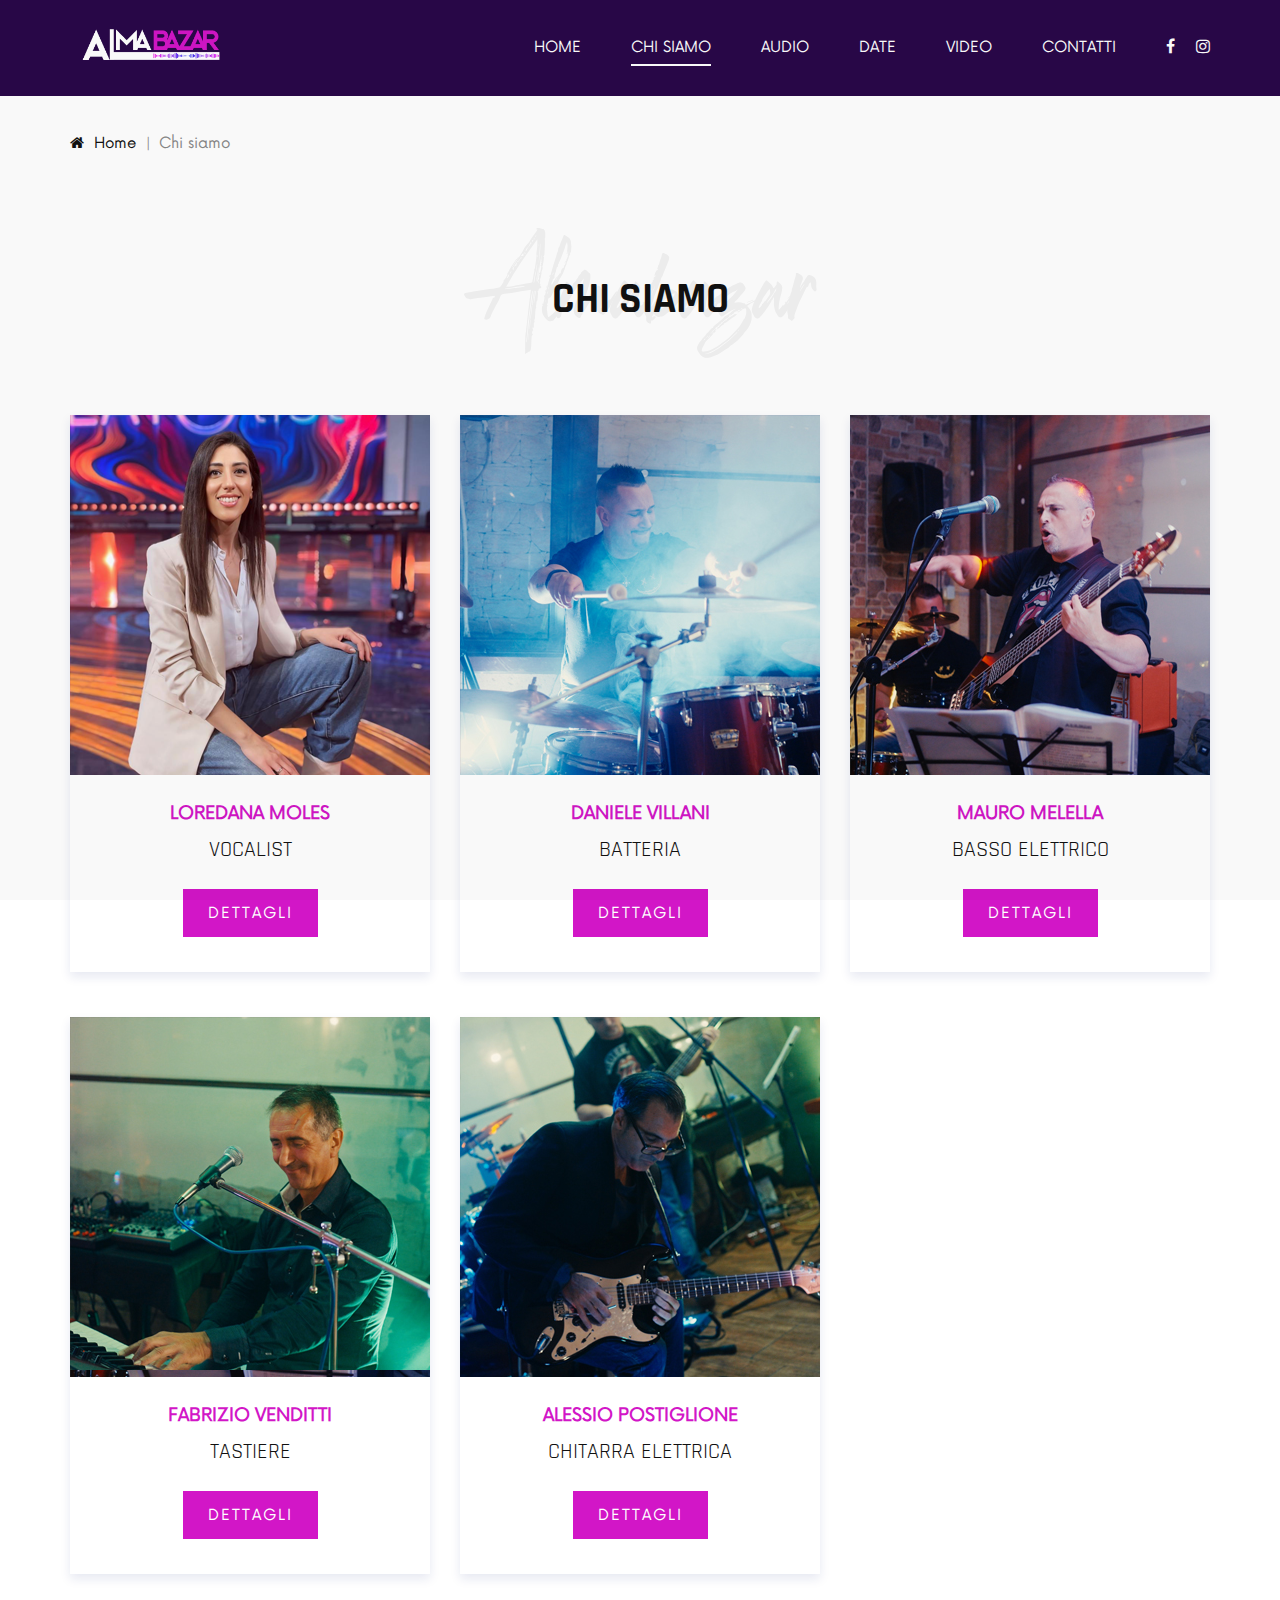
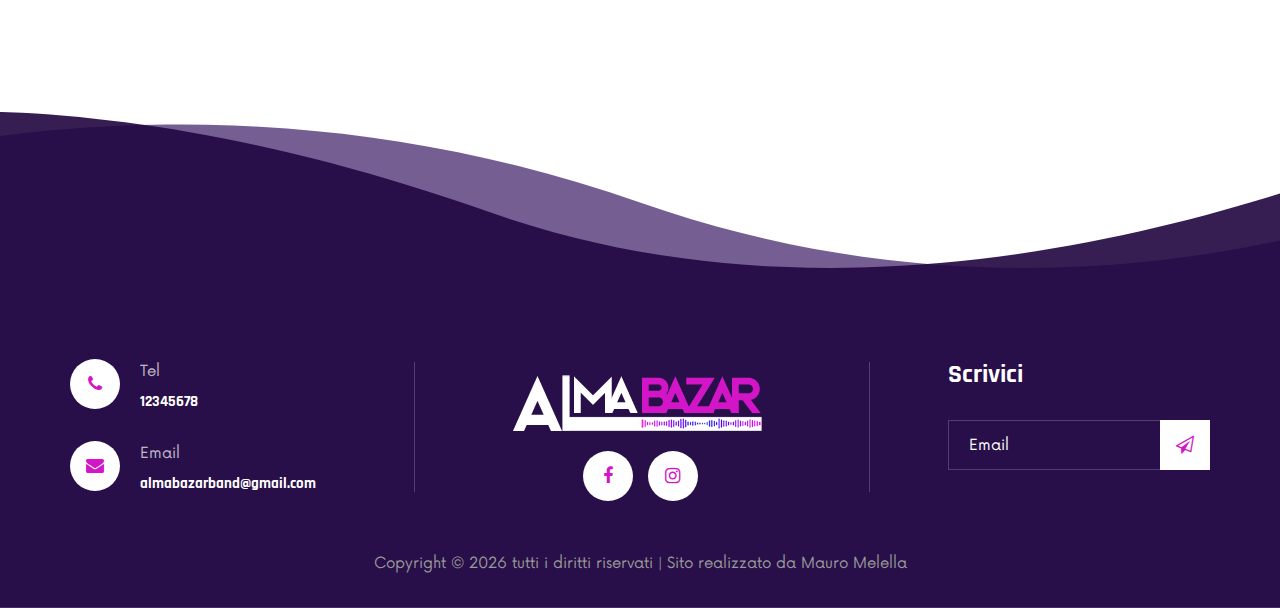
<file: about.html>
<!DOCTYPE html>
<html lang="zxx">

<head>
    <meta charset="UTF-8">
    <meta name="description" content="Almabazar - Chi siamo">
    <meta name="keywords" content="Almabazar band">
    <meta name="viewport" content="width=device-width, initial-scale=1.0">
    <meta http-equiv="X-UA-Compatible" content="ie=edge">
    <title>Almabazar - Chi siamo</title>

    <!-- Google Font -->
    <link href="https://fonts.googleapis.com/css2?family=Rajdhani:wght@400;500;600;700&display=swap" rel="stylesheet">

    <!-- Css Styles -->
    <link rel="stylesheet" href="css/bootstrap.min.css" type="text/css">
    <link rel="stylesheet" href="css/font-awesome.min.css" type="text/css">
    <link rel="stylesheet" href="css/barfiller.css" type="text/css">
    <link rel="stylesheet" href="css/nowfont.css" type="text/css">
    <link rel="stylesheet" href="css/rockville.css" type="text/css">
    <link rel="stylesheet" href="css/magnific-popup.css" type="text/css">
    <link rel="stylesheet" href="css/owl.carousel.min.css" type="text/css">
    <link rel="stylesheet" href="css/slicknav.min.css" type="text/css">
    <link rel="stylesheet" href="css/style.css" type="text/css">
	<link rel="apple-touch-icon" sizes="180x180" href="./img/favicon/apple-touch-icon.png">
	<link rel="icon" type="image/png" sizes="32x32" href="./img/favicon/favicon-32x32.png">
	<link rel="icon" type="image/png" sizes="16x16" href="./img/favicon/favicon-16x16.png">

</head>

<body>
    <!-- Page Preloder -->
    <div id="preloder">
        <div class="loader"></div>
    </div>

     <!-- Header Section Begin -->
    <header class="header header--normal">
        <div class="container">
            <div class="row">
                <div class="col-lg-2 col-md-2">
                    <div class="header__logo">
                        <a href="./index.html"><img src="img/logo_almabazar.png" alt=""></a>
                    </div>
                </div>
                <div class="col-lg-10 col-md-10">
                    <div class="header__nav">
                         <nav class="header__menu mobile-menu">
                            <ul>
                                <li><a href="./index.html">Home</a></li>
                                <li class="active"><a href="./about.html">Chi siamo</a></li>
                                <li><a href="index.html#audio">Audio</a></li>
                                <li><a href="index.html#eventi">Date</a></li>
                                <li><a href="index.html#video">Video</a></li>
                                <li><a href="./contact.html">Contatti</a></li>
                            </ul>
                        </nav>
                     <div class="header__right__social">
                            <a href="https://www.facebook.com/profile.php?id=61568377963868"><i class="fa fa-facebook"></i></a>
                            <a href="https://www.instagram.com/almabazarband/"><i class="fa fa-instagram"></i></a>
                        </div>
                    </div>
                </div>
            </div>
            <div id="mobile-menu-wrap"></div>
        </div>
    </header>
    <!-- Header Section End -->

    <!-- Breadcrumb Begin -->
    <div class="breadcrumb-option">
        <div class="container">
            <div class="row">
                <div class="col-lg-12">
                    <div class="breadcrumb__links">
                        <a href="index.html"><i class="fa fa-home"></i> Home</a>
                        <span>Chi siamo</span>
                    </div>
                </div>
            </div>
        </div>
    </div>
    <!-- Breadcrumb End -->

    <!-- Discography Section Begin -->
    <section class="discography spad">
        <div class="container">
            <div class="row">
                <div class="col-lg-12">
                    <div class="section-title center-title">
                        <h2>Chi siamo</h2>
                        <h1>Almabazar</h1>
                    </div>
                </div>
            </div>
            <div class="row">
                <div class="col-lg-4 col-md-6 col-sm-6">
                    <div class="discography__item">
                        <div class="discography__item__pic">
                            <img src="img/chisiamo/loredana.png" alt="">
                        </div>
                        <div class="discography__item__text">
                            <span>LOREDANA MOLES</span>
                            <h4>Vocalist</h4>
		                    <div class="buy__tickets">
								<a href="loredana.html" class="primary-btn">Dettagli</a>
							</div>
                        </div>
                    </div>
                </div>
                <div class="col-lg-4 col-md-6 col-sm-6">
                    <div class="discography__item">
                        <div class="discography__item__pic">
                            <img src="img/chisiamo/daniele.jpg" alt="">
                        </div>
                        <div class="discography__item__text">
                            <span>DANIELE VILLANI</span>
                            <h4>BATTERIA</h4>
		                    <div class="buy__tickets">
								<a href="daniele.html" class="primary-btn">Dettagli</a>
							</div>
                        </div>
                    </div>
                </div>
                <div class="col-lg-4 col-md-6 col-sm-6">
                    <div class="discography__item">
                        <div class="discography__item__pic">
                            <img src="img/chisiamo/mauro.jpg" alt="">
                        </div>
                        <div class="discography__item__text">
                            <span>MAURO MELELLA</span>
                            <h4>BASSO ELETTRICO</h4>
							<div class="buy__tickets">
								<a href="mauro.html" class="primary-btn">Dettagli</a>
							</div>
                        </div>
                    </div>
                </div>
                <div class="col-lg-4 col-md-6 col-sm-6">
                    <div class="discography__item">
                        <div class="discography__item__pic">
                            <img src="img/chisiamo/fabrizio.jpg" alt="">
                        </div>
                        <div class="discography__item__text">
                            <span>FABRIZIO VENDITTI</span>
                            <h4>TASTIERE</h4>
		                    <div class="buy__tickets">
								<a href="fabrizio.html" class="primary-btn">Dettagli</a>
							</div>
                        </div>
                    </div>
                </div>
                <div class="col-lg-4 col-md-6 col-sm-6">
                    <div class="discography__item">
                        <div class="discography__item__pic">
                            <img src="img/chisiamo/alessio.jpg" alt="">
                        </div>
                        <div class="discography__item__text">
                            <span>ALESSIO POSTIGLIONE</span>
                            <h4>CHITARRA ELETTRICA</h4>
		                    <div class="buy__tickets">
								<a href="alessio.html" class="primary-btn">Dettagli</a>
							</div>
                        </div>
                    </div>
                </div>
               
            </div>
        </div>
    </section>
    <!-- Discography Section End -->

    <!-- Footer Section Begin -->
    <footer class="footer footer--normal spad set-bg" data-setbg="img/footer-bg.png">
        <div class="container">
            <div class="row">
                <div class="col-lg-3 col-md-6">
                    <div class="footer__address">
                        <ul>
                            <li>
                                <i class="fa fa-phone"></i>
                                <p>Tel</p>
                                <h6>12345678</h6>
                            </li>
                            <li>
                                <i class="fa fa-envelope"></i>
                                <p>Email</p>
                                <h6>almabazarband@gmail.com</h6>
                            </li>
                        </ul>
                    </div>
                </div>
                <div class="col-lg-4 offset-lg-1 col-md-6">
                    <div class="footer__social">
                        <!--<h2>Almabazar</h2>-->
						<img src="img/logo_almabazar.png" alt=""></a>
                        <div class="footer__social__links">
                            <a href="https://www.facebook.com/profile.php?id=61568377963868"><i class="fa fa-facebook"></i></a>
                            <a href="https://www.instagram.com/almabazarband/"><i class="fa fa-instagram"></i></a>
                        </div>
                    </div>
                </div>
                <div class="col-lg-3 offset-lg-1 col-md-6">
                    <div class="footer__newslatter">
                        <h4>Scrivici</h4>
                        <form action="#">
                            <input type="text" placeholder="Email">
                            <button type="submit"><i class="fa fa-send-o"></i></button>
                        </form>
                    </div>
                </div>
            </div>
            <!-- Link back to Colorlib can't be removed. Template is licensed under CC BY 3.0. -->
			<div class="footer__copyright__text">
				<p>Copyright &copy; <script>document.write(new Date().getFullYear());</script> tutti i diritti riservati | Sito realizzato da Mauro Melella </p>
			</div>
            </div>
        </div>
    </footer>
    <!-- Footer Section End -->

    <!-- Js Plugins -->
    <script src="js/jquery-3.3.1.min.js"></script>
    <script src="js/bootstrap.min.js"></script>
    <script src="js/jquery.magnific-popup.min.js"></script>
    <script src="js/jquery.nicescroll.min.js"></script>
    <script src="js/jquery.barfiller.js"></script>
    <script src="js/jquery.countdown.min.js"></script>
    <script src="js/jquery.slicknav.js"></script>
    <script src="js/owl.carousel.min.js"></script>
    <script src="js/main.js"></script>

    <!-- Music Plugin -->
    <script src="js/jquery.jplayer.min.js"></script>
    <script src="js/jplayerInit.js"></script>
</body>

</html>
</file>
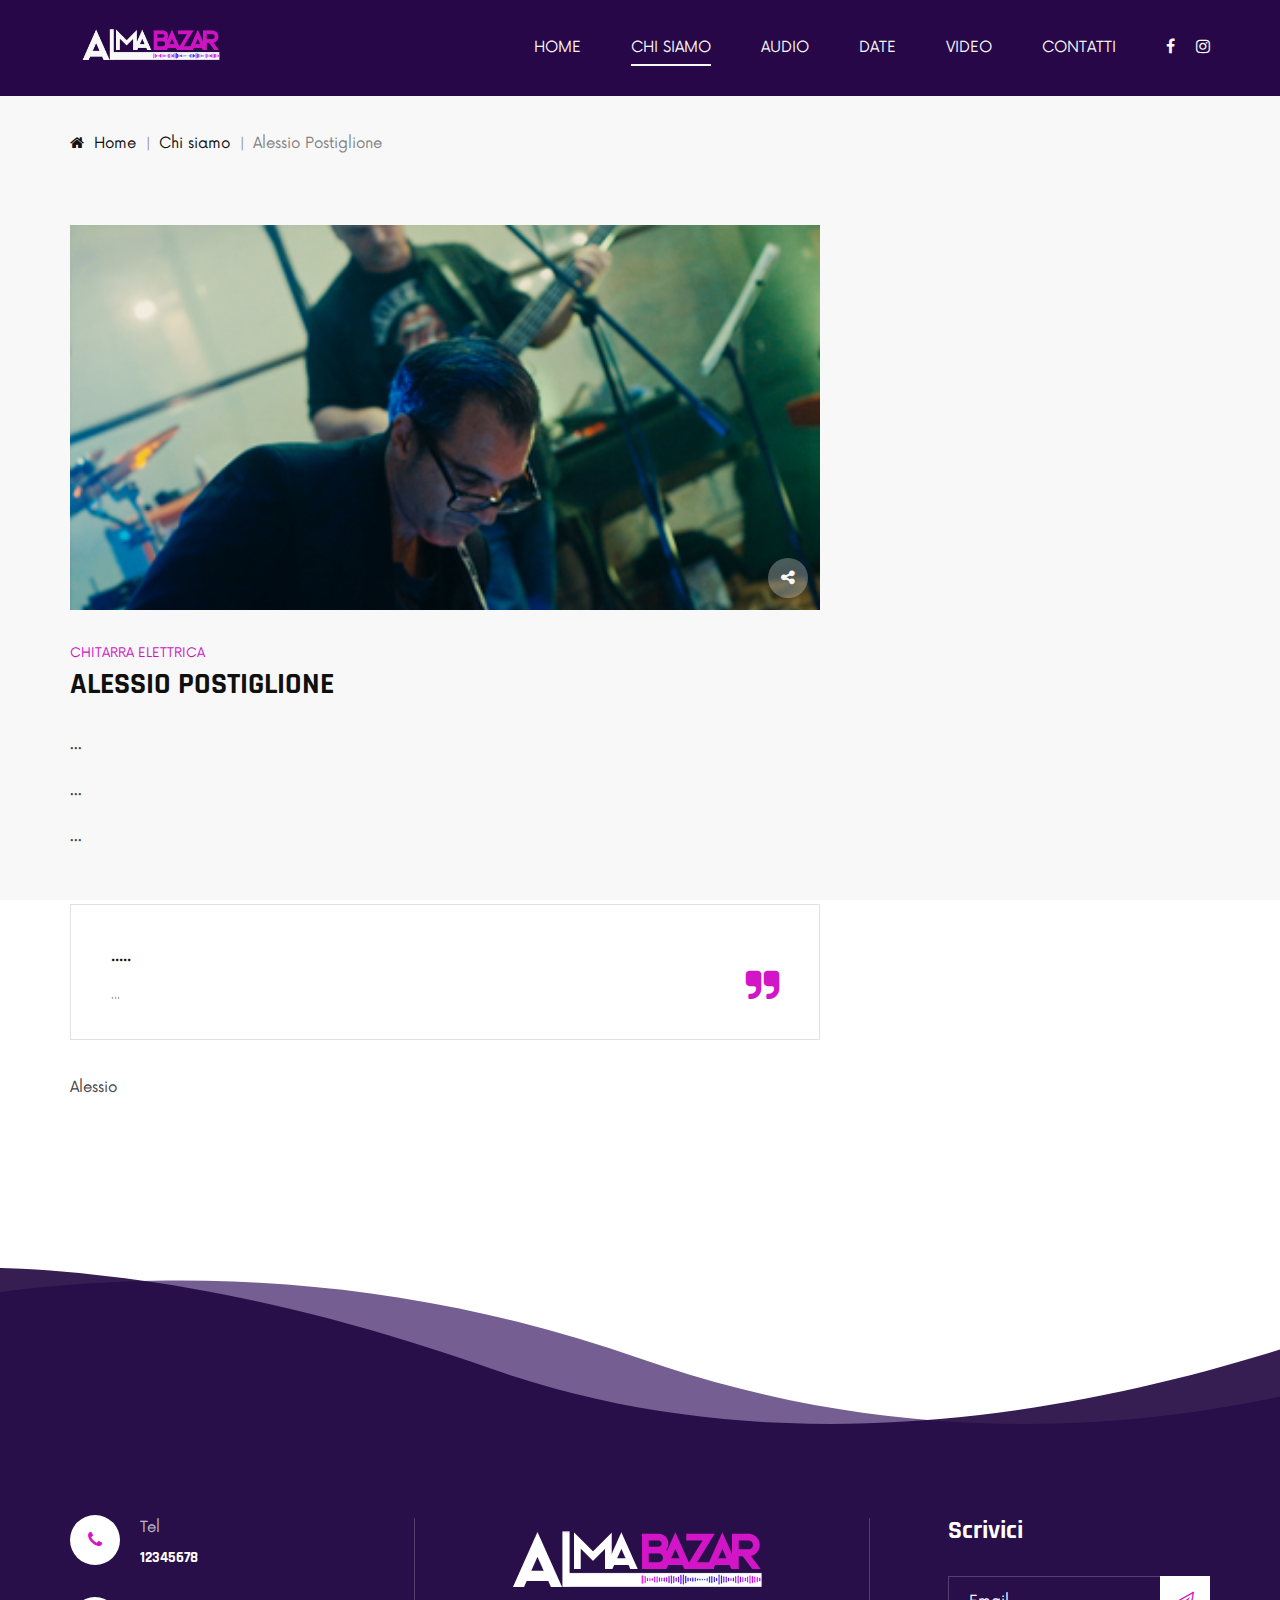
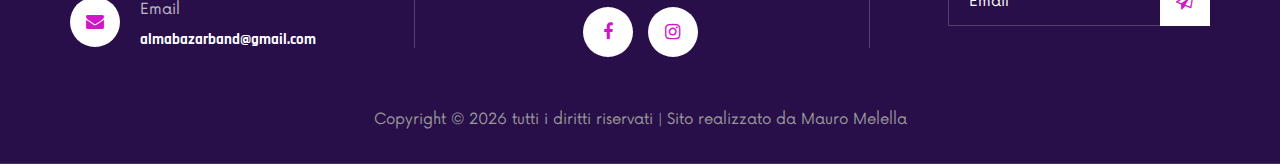
<file: alessio.html>
<!DOCTYPE html>
<html lang="zxx">

<head>
    <meta charset="UTF-8">
    <meta name="description" content="Almabazar Web Site">
    <meta name="keywords" content="Almabazar band">
    <meta name="viewport" content="width=device-width, initial-scale=1.0">
    <meta http-equiv="X-UA-Compatible" content="ie=edge">
    <title>Almabazar</title>

    <!-- Google Font -->
    <link href="https://fonts.googleapis.com/css2?family=Rajdhani:wght@400;500;600;700&display=swap" rel="stylesheet">

    <!-- Css Styles -->
    <link rel="stylesheet" href="css/bootstrap.min.css" type="text/css">
    <link rel="stylesheet" href="css/font-awesome.min.css" type="text/css">
    <link rel="stylesheet" href="css/barfiller.css" type="text/css">
    <link rel="stylesheet" href="css/nowfont.css" type="text/css">
    <link rel="stylesheet" href="css/rockville.css" type="text/css">
    <link rel="stylesheet" href="css/magnific-popup.css" type="text/css">
    <link rel="stylesheet" href="css/owl.carousel.min.css" type="text/css">
    <link rel="stylesheet" href="css/slicknav.min.css" type="text/css">
    <link rel="stylesheet" href="css/style.css" type="text/css">
	<link rel="apple-touch-icon" sizes="180x180" href="./img/favicon/apple-touch-icon.png">
	<link rel="icon" type="image/png" sizes="32x32" href="./img/favicon/favicon-32x32.png">
	<link rel="icon" type="image/png" sizes="16x16" href="./img/favicon/favicon-16x16.png">

</head>

<body>
   <!-- Page Preloder -->
    <div id="preloder">
        <div class="loader"></div>
    </div>

     <!-- Header Section Begin -->
    <header class="header header--normal">
        <div class="container">
            <div class="row">
                <div class="col-lg-2 col-md-2">
                    <div class="header__logo">
                        <a href="./index.html"><img src="img/logo_almabazar.png" alt=""></a>
                    </div>
                </div>
                <div class="col-lg-10 col-md-10">
                    <div class="header__nav">
                         <nav class="header__menu mobile-menu">
                            <ul>
                                <li><a href="./index.html">Home</a></li>
                                <li class="active"><a href="./about.html">Chi siamo</a></li>
                                <li><a href="index.html#audio">Audio</a></li>
                                <li><a href="index.html#eventi">Date</a></li>
                                <li><a href="index.html#video">Video</a></li>
                                <li><a href="./contact.html">Contatti</a></li>
                            </ul>
                        </nav>
                     <div class="header__right__social">
                            <a href="https://www.facebook.com/profile.php?id=61568377963868"><i class="fa fa-facebook"></i></a>
                            <a href="https://www.instagram.com/almabazarband/"><i class="fa fa-instagram"></i></a>
                        </div>
                    </div>
                </div>
            </div>
            <div id="mobile-menu-wrap"></div>
        </div>
    </header>
    <!-- Header Section End -->

    <!-- Breadcrumb Begin -->
    <div class="breadcrumb-option">
        <div class="container">
            <div class="row">
                <div class="col-lg-12">
                    <div class="breadcrumb__links">
                        <a href="index.html"><i class="fa fa-home"></i> Home</a>
                        <a href="about.html">Chi siamo</a>
                        <span>Alessio Postiglione</span>
                    </div>
                </div>
            </div>
        </div>
    </div>
    <!-- Breadcrumb End -->

    <!-- Blog Details Section Begin -->
    <section class="blog-details spad">
        <div class="container">
            <div class="row">
                <div class="col-lg-8">
                    <div class="blog__details__content">
                        <div class="blog__details__item">
                            <div class="blog__details__item__pic set-bg" data-setbg="img/chisiamo/alessio.jpg">
                                <a href="#"><i class="fa fa-share-alt"></i></a>
                            </div>
                            <div class="blog__details__item__text">
                                <span>Chitarra Elettrica</span>
                                <h3>ALESSIO POSTIGLIONE</h3>
                                
                            </div>
                        </div>
                        <div class="blog__details__desc">
                            <p>...
							</p>
						<p>...</p>
						<p>
						...</p>
                        </div>
                        <div class="blog__details__quote">
                            <p>.....</p>
                            <h6>...</h6>
                            <i class="fa fa-quote-right"></i>
                        </div>
                        <div class="blog__details__desc">
                            <p>Alessio</p>
                        </div>
                     
                    </div>
                </div>
                
            </div>
        </div>
    </section>
    <!-- Blog Details Section End -->

    <!-- Footer Section Begin -->
    <footer class="footer footer--normal spad set-bg" data-setbg="img/footer-bg.png">
        <div class="container">
            <div class="row">
                <div class="col-lg-3 col-md-6">
                    <div class="footer__address">
                        <ul>
                            <li>
                                <i class="fa fa-phone"></i>
                                <p>Tel</p>
                                <h6>12345678</h6>
                            </li>
                            <li>
                                <i class="fa fa-envelope"></i>
                                <p>Email</p>
                                <h6>almabazarband@gmail.com</h6>
                            </li>
                        </ul>
                    </div>
                </div>
                <div class="col-lg-4 offset-lg-1 col-md-6">
                    <div class="footer__social">
                        <!--<h2>Almabazar</h2>-->
						<img src="img/logo_almabazar.png" alt=""></a>
                        <div class="footer__social__links">
                            <a href="https://www.facebook.com/profile.php?id=61568377963868"><i class="fa fa-facebook"></i></a>
                            <a href="https://www.instagram.com/almabazarband/"><i class="fa fa-instagram"></i></a>
                        </div>
                    </div>
                </div>
                <div class="col-lg-3 offset-lg-1 col-md-6">
                    <div class="footer__newslatter">
                        <h4>Scrivici</h4>
                        <form action="#">
                            <input type="text" placeholder="Email">
                            <button type="submit"><i class="fa fa-send-o"></i></button>
                        </form>
                    </div>
                </div>
            </div>
            <!-- Link back to Colorlib can't be removed. Template is licensed under CC BY 3.0. -->
			<div class="footer__copyright__text">
				<p>Copyright &copy; <script>document.write(new Date().getFullYear());</script> tutti i diritti riservati | Sito realizzato da Mauro Melella </p>
			</div>
            </div>
        </div>
    </footer>
    <!-- Footer Section End -->

    <!-- Js Plugins -->
    <script src="js/jquery-3.3.1.min.js"></script>
    <script src="js/bootstrap.min.js"></script>
    <script src="js/jquery.magnific-popup.min.js"></script>
    <script src="js/jquery.nicescroll.min.js"></script>
    <script src="js/jquery.barfiller.js"></script>
    <script src="js/jquery.countdown.min.js"></script>
    <script src="js/jquery.slicknav.js"></script>
    <script src="js/owl.carousel.min.js"></script>
    <script src="js/main.js"></script>

    <!-- Music Plugin -->
    <script src="js/jquery.jplayer.min.js"></script>
    <script src="js/jplayerInit.js"></script>
</body>

</html>
</file>
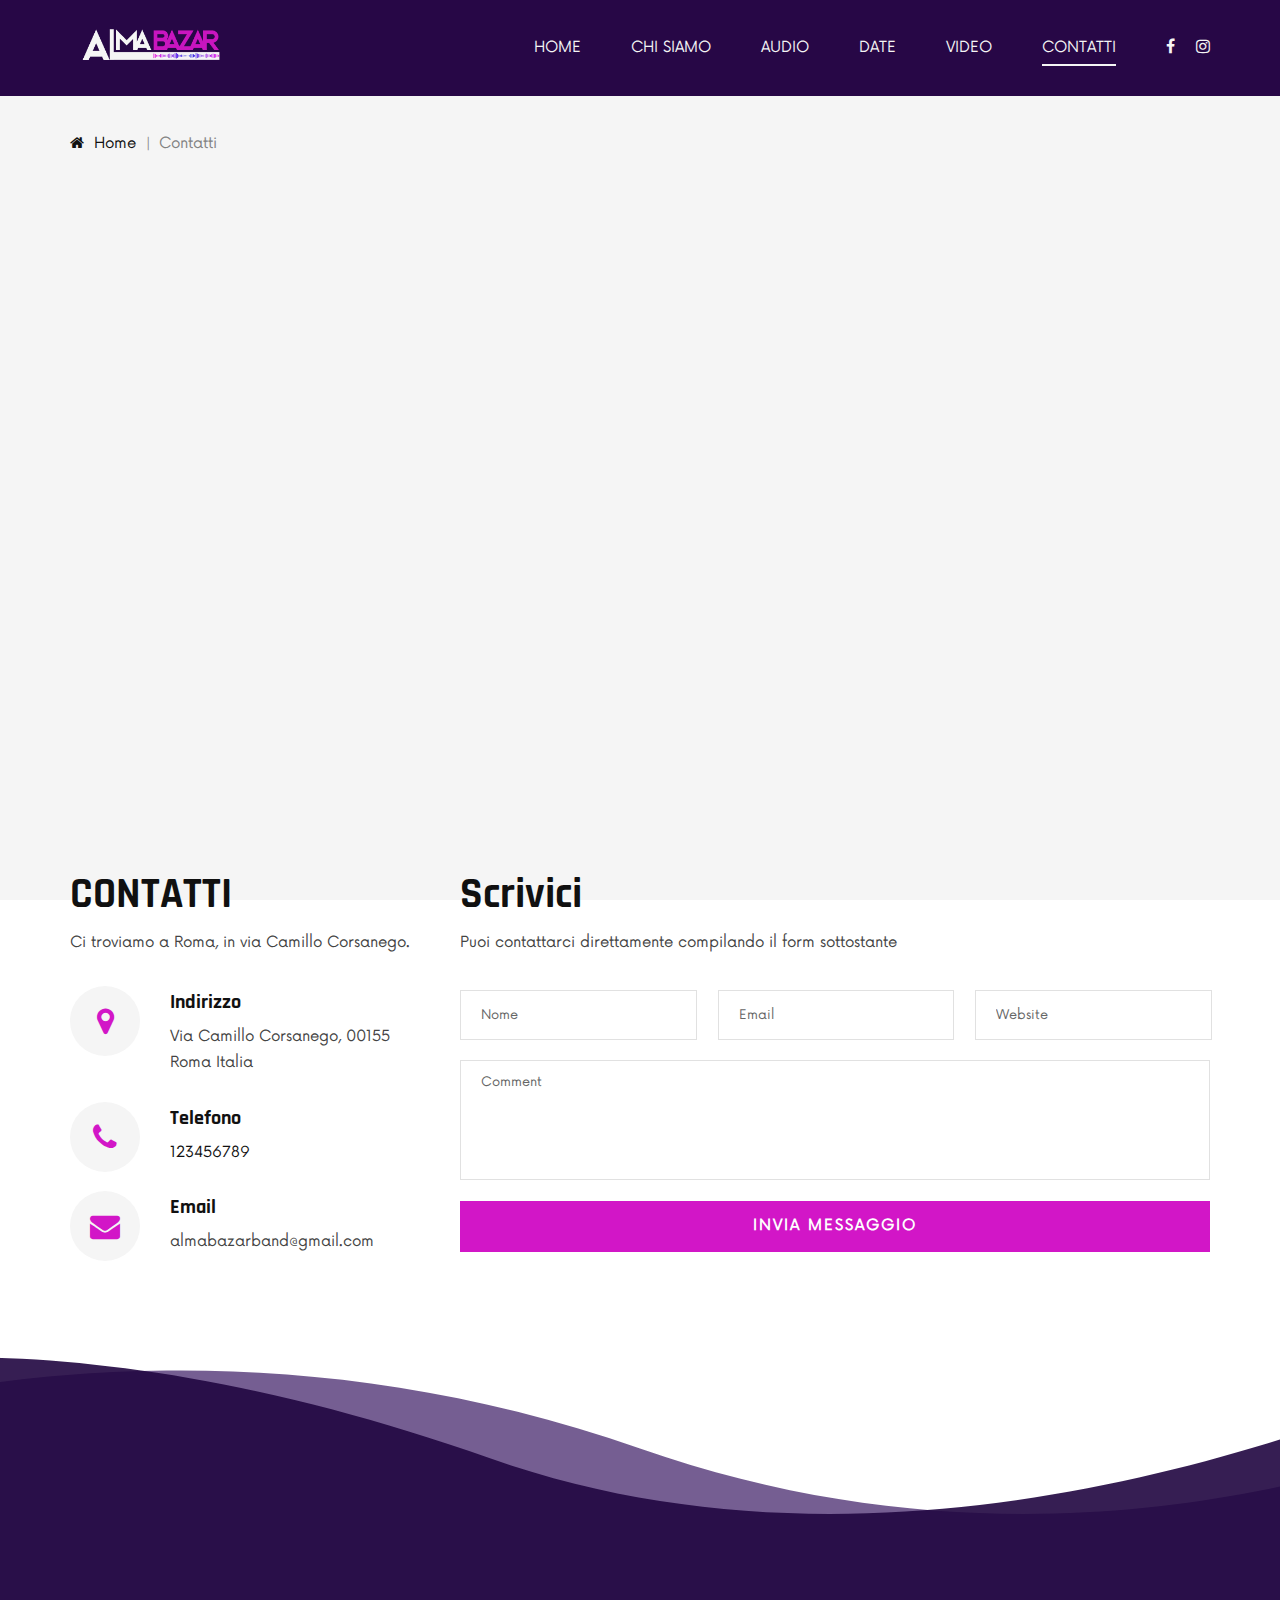
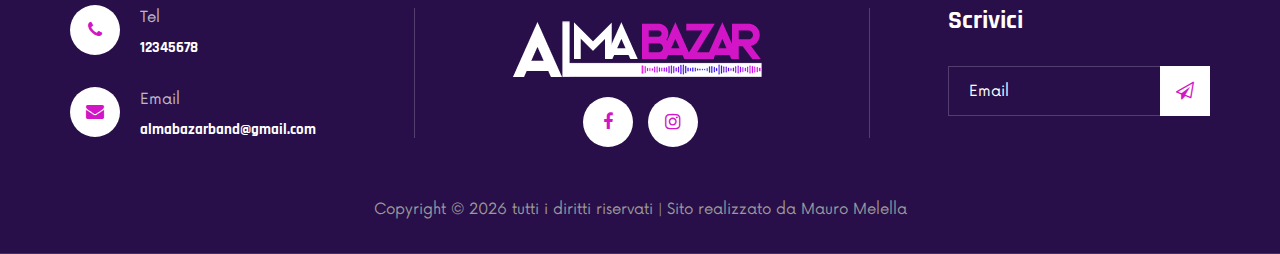
<file: contact.html>
<!DOCTYPE html>
<html lang="zxx">

<head>
    <meta charset="UTF-8">
    <meta name="description" content="Almabazar - Contatti">
    <meta name="keywords" content="Almabazar band">
    <meta name="viewport" content="width=device-width, initial-scale=1.0">
    <meta http-equiv="X-UA-Compatible" content="ie=edge">
    <title>Almabazar</title>

    <!-- Google Font -->
    <link href="https://fonts.googleapis.com/css2?family=Rajdhani:wght@400;500;600;700&display=swap" rel="stylesheet">

    <!-- Css Styles -->
    <link rel="stylesheet" href="css/bootstrap.min.css" type="text/css">
    <link rel="stylesheet" href="css/font-awesome.min.css" type="text/css">
    <link rel="stylesheet" href="css/barfiller.css" type="text/css">
    <link rel="stylesheet" href="css/nowfont.css" type="text/css">
    <link rel="stylesheet" href="css/rockville.css" type="text/css">
    <link rel="stylesheet" href="css/magnific-popup.css" type="text/css">
    <link rel="stylesheet" href="css/owl.carousel.min.css" type="text/css">
    <link rel="stylesheet" href="css/slicknav.min.css" type="text/css">
    <link rel="stylesheet" href="css/style.css" type="text/css">
</head>

<body>
    <!-- Page Preloder -->
    <div id="preloder">
        <div class="loader"></div>
    </div>

    <!-- Header Section Begin -->
    <header class="header header--normal">
        <div class="container">
            <div class="row">
                <div class="col-lg-2 col-md-2">
                    <div class="header__logo">
                        <a href="./index.html"><img src="img/logo_almabazar.png" alt=""></a>
                    </div>
                </div>
                <div class="col-lg-10 col-md-10">
                    <div class="header__nav">
                         <nav class="header__menu mobile-menu">
                            <ul>
                                <li><a href="./index.html">Home</a></li>
                                <li><a href="./about.html">Chi siamo</a></li>
                                <li><a href="index.html#audio">Audio</a></li>
                                <li><a href="index.html#eventi">Date</a></li>
                                <li><a href="index.html#video">Video</a></li>
                                <li class="active"><a href="./contact.html">Contatti</a></li>
                            </ul>
                        </nav>
                     <div class="header__right__social">
                            <a href="https://www.facebook.com/profile.php?id=61568377963868"><i class="fa fa-facebook"></i></a>
                            <a href="https://www.instagram.com/almabazarband/"><i class="fa fa-instagram"></i></a>
                        </div>
                    </div>
                </div>
            </div>
            <div id="mobile-menu-wrap"></div>
        </div>
    </header>
    <!-- Header Section End -->

    <!-- Breadcrumb Begin -->
    <div class="breadcrumb-option">
        <div class="container">
            <div class="row">
                <div class="col-lg-12">
                    <div class="breadcrumb__links">
                        <a href="index.html"><i class="fa fa-home"></i> Home</a>
                        <span>Contatti</span>
                    </div>
                </div>
            </div>
        </div>
    </div>
    <!-- Breadcrumb End -->

    <!-- Map Begin -->
    <div class="map">
        <div class="container">
            <iframe
			
		     src="https://www.google.com/maps/embed?pb=!1m18!1m12!1m3!1d279.497729652345!2d12.575255597440789!3d41.913378205704014!2m3!1f0!2f0!3f0!3m2!1i1024!2i768!4f13.1!3m3!1m2!1s0x132f63a0d3e11253%3A0x8ae07bc35889fe58!2sVia%20Camillo%20Corsanego%2C%2000155%20Roma%20RM!5e0!3m2!1sen!2sit!4v1733396400173!5m2!1sen!2sit"
                width="600" height="450" style="border:0;" allowfullscreen="" loading="lazy" referrerpolicy="no-referrer-when-downgrade"></iframe>
        </div>
    </div>
    <!-- Map End -->

    <!-- Contact Section Begin -->
    <section class="contact spad">
        <div class="container">
            <div class="row">
                <div class="col-lg-4">
                    <div class="contact__address">
                        <div class="section-title">
                            <h2>CONTATTI</h2>
                        </div>
                        <p>Ci troviamo a Roma, in via Camillo Corsanego. </p>
                        <ul>
                            <li>
                                <i class="fa fa-map-marker"></i>
                                <h5>Indirizzo</h5>
                                <p>Via Camillo Corsanego, 00155 Roma Italia</p>
                            </li>
                            <li>
                                <i class="fa fa-phone"></i>
                                <h5>Telefono</h5>
                                <span>123456789</span>
                            </li>
                            <li>
                                <i class="fa fa-envelope"></i>
                                <h5>Email</h5>
                                <p>almabazarband@gmail.com</p>
                            </li>
                        </ul>
                    </div>
                </div>
                <div class="col-lg-8">
                    <div class="contact__form">
                        <div class="section-title">
                            <h2>Scrivici</h2>
                        </div>
                        <p>Puoi contattarci direttamente compilando il form sottostante</p>
                        <form action="#">
                            <div class="input__list">
                                <input type="text" placeholder="Nome">
                                <input type="text" placeholder="Email">
                                <input type="text" placeholder="Website">
                            </div>
                            <textarea placeholder="Comment"></textarea>
                            <button type="submit" class="site-btn">INVIA MESSAGGIO</button>
                        </form>
                    </div>
                </div>
            </div>
        </div>
    </section>
    <!-- Contact Section End -->

    <!-- Footer Section Begin -->
    <footer class="footer footer--normal spad set-bg" data-setbg="img/footer-bg.png">
        <div class="container">
            <div class="row">
                <div class="col-lg-3 col-md-6">
                    <div class="footer__address">
                        <ul>
                            <li>
                                <i class="fa fa-phone"></i>
                                <p>Tel</p>
                                <h6>12345678</h6>
                            </li>
                            <li>
                                <i class="fa fa-envelope"></i>
                                <p>Email</p>
                                <h6>almabazarband@gmail.com</h6>
                            </li>
                        </ul>
                    </div>
                </div>
                <div class="col-lg-4 offset-lg-1 col-md-6">
                    <div class="footer__social">
                        <!--<h2>Almabazar</h2>-->
						<img src="img/logo_almabazar.png" alt=""></a>
                        <div class="footer__social__links">
                            <a href="https://www.facebook.com/profile.php?id=61568377963868"><i class="fa fa-facebook"></i></a>
                            <a href="https://www.instagram.com/almabazarband/"><i class="fa fa-instagram"></i></a>
                        </div>
                    </div>
                </div>
                <div class="col-lg-3 offset-lg-1 col-md-6">
                    <div class="footer__newslatter">
                        <h4>Scrivici</h4>
                        <form action="#">
                            <input type="text" placeholder="Email">
                            <button type="submit"><i class="fa fa-send-o"></i></button>
                        </form>
                    </div>
                </div>
            </div>
            <!-- Link back to Colorlib can't be removed. Template is licensed under CC BY 3.0. -->
			<div class="footer__copyright__text">
				<p>Copyright &copy; <script>document.write(new Date().getFullYear());</script> tutti i diritti riservati | Sito realizzato da Mauro Melella </p>
			</div>
            </div>
        </div>
    </footer>
    <!-- Footer Section End -->

    <!-- Js Plugins -->
    <script src="js/jquery-3.3.1.min.js"></script>
    <script src="js/bootstrap.min.js"></script>
    <script src="js/jquery.magnific-popup.min.js"></script>
    <script src="js/jquery.nicescroll.min.js"></script>
    <script src="js/jquery.barfiller.js"></script>
    <script src="js/jquery.countdown.min.js"></script>
    <script src="js/jquery.slicknav.js"></script>
    <script src="js/owl.carousel.min.js"></script>
    <script src="js/main.js"></script>

    <!-- Music Plugin -->
    <script src="js/jquery.jplayer.min.js"></script>
    <script src="js/jplayerInit.js"></script>
</body>

</html>
</file>
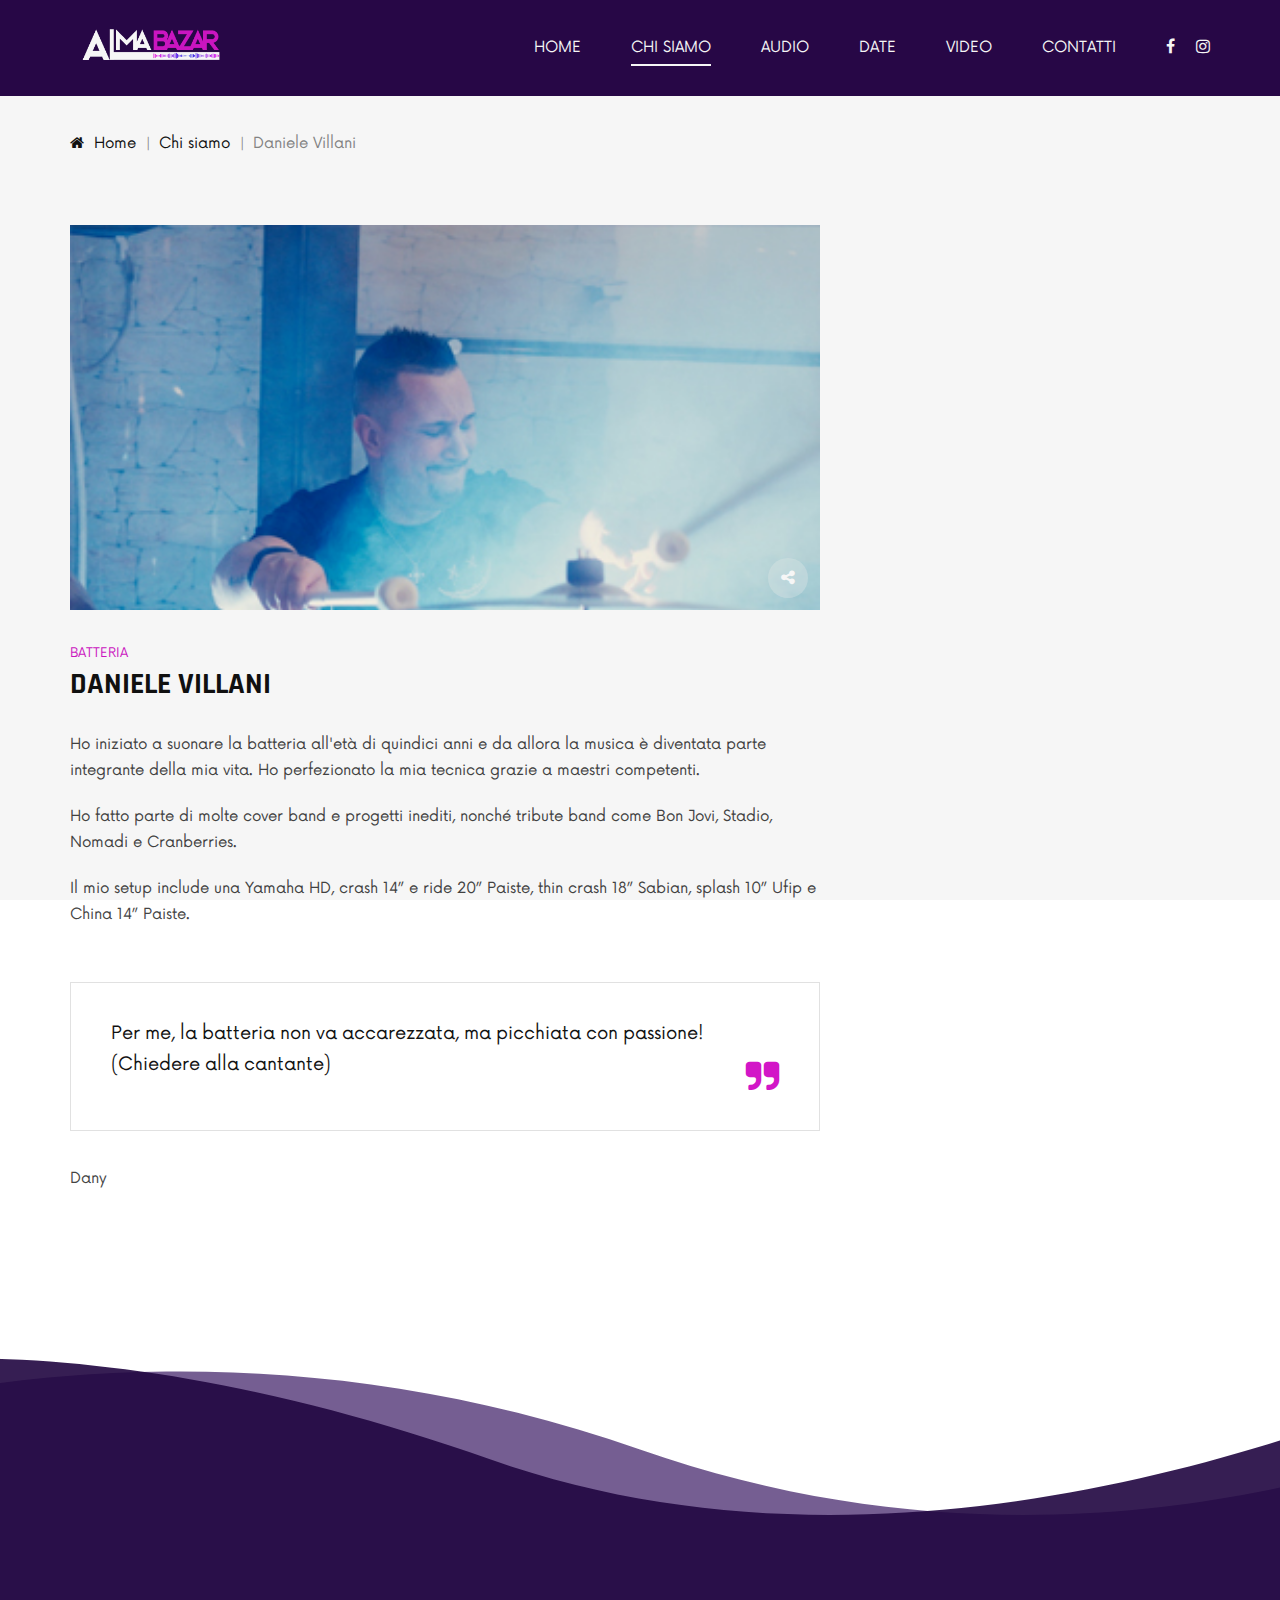
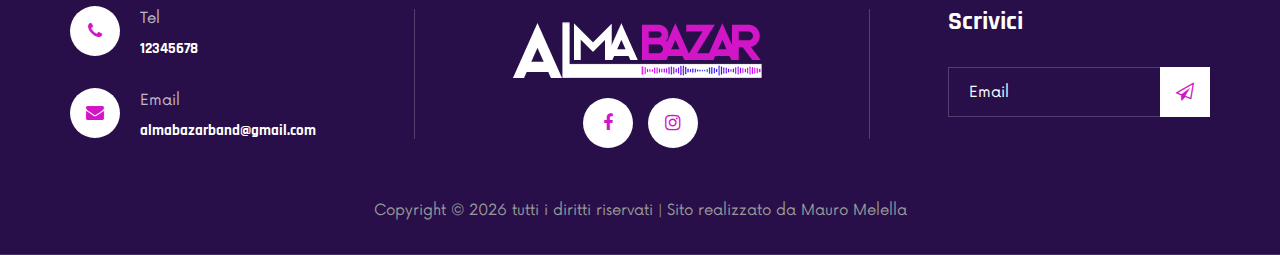
<file: daniele.html>
<!DOCTYPE html>
<html lang="zxx">

<head>
    <meta charset="UTF-8">
    <meta name="description" content="Almabazar Web Site">
    <meta name="keywords" content="Almabazar band">
    <meta name="viewport" content="width=device-width, initial-scale=1.0">
    <meta http-equiv="X-UA-Compatible" content="ie=edge">
    <title>Almabazar</title>

    <!-- Google Font -->
    <link href="https://fonts.googleapis.com/css2?family=Rajdhani:wght@400;500;600;700&display=swap" rel="stylesheet">

    <!-- Css Styles -->
    <link rel="stylesheet" href="css/bootstrap.min.css" type="text/css">
    <link rel="stylesheet" href="css/font-awesome.min.css" type="text/css">
    <link rel="stylesheet" href="css/barfiller.css" type="text/css">
    <link rel="stylesheet" href="css/nowfont.css" type="text/css">
    <link rel="stylesheet" href="css/rockville.css" type="text/css">
    <link rel="stylesheet" href="css/magnific-popup.css" type="text/css">
    <link rel="stylesheet" href="css/owl.carousel.min.css" type="text/css">
    <link rel="stylesheet" href="css/slicknav.min.css" type="text/css">
    <link rel="stylesheet" href="css/style.css" type="text/css">
	<link rel="apple-touch-icon" sizes="180x180" href="./img/favicon/apple-touch-icon.png">
	<link rel="icon" type="image/png" sizes="32x32" href="./img/favicon/favicon-32x32.png">
	<link rel="icon" type="image/png" sizes="16x16" href="./img/favicon/favicon-16x16.png">

</head>

<body>
   <!-- Page Preloder -->
    <div id="preloder">
        <div class="loader"></div>
    </div>

     <!-- Header Section Begin -->
    <header class="header header--normal">
        <div class="container">
            <div class="row">
                <div class="col-lg-2 col-md-2">
                    <div class="header__logo">
                        <a href="./index.html"><img src="img/logo_almabazar.png" alt=""></a>
                    </div>
                </div>
                <div class="col-lg-10 col-md-10">
                    <div class="header__nav">
                         <nav class="header__menu mobile-menu">
                            <ul>
                                <li><a href="./index.html">Home</a></li>
                                <li class="active"><a href="./about.html">Chi siamo</a></li>
                                <li><a href="index.html#audio">Audio</a></li>
                                <li><a href="index.html#eventi">Date</a></li>
                                <li><a href="index.html#video">Video</a></li>
                                <li><a href="./contact.html">Contatti</a></li>
                            </ul>
                        </nav>
                     <div class="header__right__social">
                            <a href="https://www.facebook.com/profile.php?id=61568377963868"><i class="fa fa-facebook"></i></a>
                            <a href="https://www.instagram.com/almabazarband/"><i class="fa fa-instagram"></i></a>
                        </div>
                    </div>
                </div>
            </div>
            <div id="mobile-menu-wrap"></div>
        </div>
    </header>
    <!-- Header Section End -->

    <!-- Breadcrumb Begin -->
    <div class="breadcrumb-option">
        <div class="container">
            <div class="row">
                <div class="col-lg-12">
                    <div class="breadcrumb__links">
                        <a href="index.html"><i class="fa fa-home"></i> Home</a>
                        <a href="about.html">Chi siamo</a>
                        <span>Daniele Villani</span>
                    </div>
                </div>
            </div>
        </div>
    </div>
    <!-- Breadcrumb End -->

    <!-- Blog Details Section Begin -->
    <section class="blog-details spad">
        <div class="container">
            <div class="row">
                <div class="col-lg-8">
                    <div class="blog__details__content">
                        <div class="blog__details__item">
                            <div class="blog__details__item__pic set-bg" data-setbg="img/chisiamo/daniele.jpg">
                                <a href="#"><i class="fa fa-share-alt"></i></a>
                            </div>
                            <div class="blog__details__item__text">
                                <span>Batteria</span>
                                <h3>DANIELE VILLANI</h3>
                                
                            </div>
                        </div>
                        <div class="blog__details__desc">
                            <p>Ho iniziato a suonare la batteria all'età di quindici anni e da allora la musica è diventata parte integrante della mia vita. Ho perfezionato la mia tecnica grazie a maestri competenti.</p>



							
						<p>Ho fatto parte di molte cover band e progetti inediti, nonché  tribute band come Bon Jovi, Stadio, Nomadi e Cranberries. </p>
						<p>
<p>
Il mio setup include una Yamaha HD, crash 14” e ride 20” Paiste, thin crash 18” Sabian, splash 10” Ufip e China 14” Paiste.</p>
                        </div>
                        <div class="blog__details__quote">
                            <p>Per me, la batteria non va accarezzata, ma picchiata con passione! (Chiedere alla cantante)</p>
                            <h6></h6>
                            <i class="fa fa-quote-right"></i>
                        </div>
                        <div class="blog__details__desc">
                            <p>Dany</p>
                        </div>
                     
                    </div>
                </div>
                
            </div>
        </div>
    </section>
    <!-- Blog Details Section End -->

    <!-- Footer Section Begin -->
    <footer class="footer footer--normal spad set-bg" data-setbg="img/footer-bg.png">
        <div class="container">
            <div class="row">
                <div class="col-lg-3 col-md-6">
                    <div class="footer__address">
                        <ul>
                            <li>
                                <i class="fa fa-phone"></i>
                                <p>Tel</p>
                                <h6>12345678</h6>
                            </li>
                            <li>
                                <i class="fa fa-envelope"></i>
                                <p>Email</p>
                                <h6>almabazarband@gmail.com</h6>
                            </li>
                        </ul>
                    </div>
                </div>
                <div class="col-lg-4 offset-lg-1 col-md-6">
                    <div class="footer__social">
                        <!--<h2>Almabazar</h2>-->
						<img src="img/logo_almabazar.png" alt=""></a>
                        <div class="footer__social__links">
                            <a href="https://www.facebook.com/profile.php?id=61568377963868"><i class="fa fa-facebook"></i></a>
                            <a href="https://www.instagram.com/almabazarband/"><i class="fa fa-instagram"></i></a>
                        </div>
                    </div>
                </div>
                <div class="col-lg-3 offset-lg-1 col-md-6">
                    <div class="footer__newslatter">
                        <h4>Scrivici</h4>
                        <form action="#">
                            <input type="text" placeholder="Email">
                            <button type="submit"><i class="fa fa-send-o"></i></button>
                        </form>
                    </div>
                </div>
            </div>
            <!-- Link back to Colorlib can't be removed. Template is licensed under CC BY 3.0. -->
			<div class="footer__copyright__text">
				<p>Copyright &copy; <script>document.write(new Date().getFullYear());</script> tutti i diritti riservati | Sito realizzato da Mauro Melella </p>
			</div>
            </div>
        </div>
    </footer>
    <!-- Footer Section End -->

    <!-- Js Plugins -->
    <script src="js/jquery-3.3.1.min.js"></script>
    <script src="js/bootstrap.min.js"></script>
    <script src="js/jquery.magnific-popup.min.js"></script>
    <script src="js/jquery.nicescroll.min.js"></script>
    <script src="js/jquery.barfiller.js"></script>
    <script src="js/jquery.countdown.min.js"></script>
    <script src="js/jquery.slicknav.js"></script>
    <script src="js/owl.carousel.min.js"></script>
    <script src="js/main.js"></script>

    <!-- Music Plugin -->
    <script src="js/jquery.jplayer.min.js"></script>
    <script src="js/jplayerInit.js"></script>
</body>

</html>
</file>
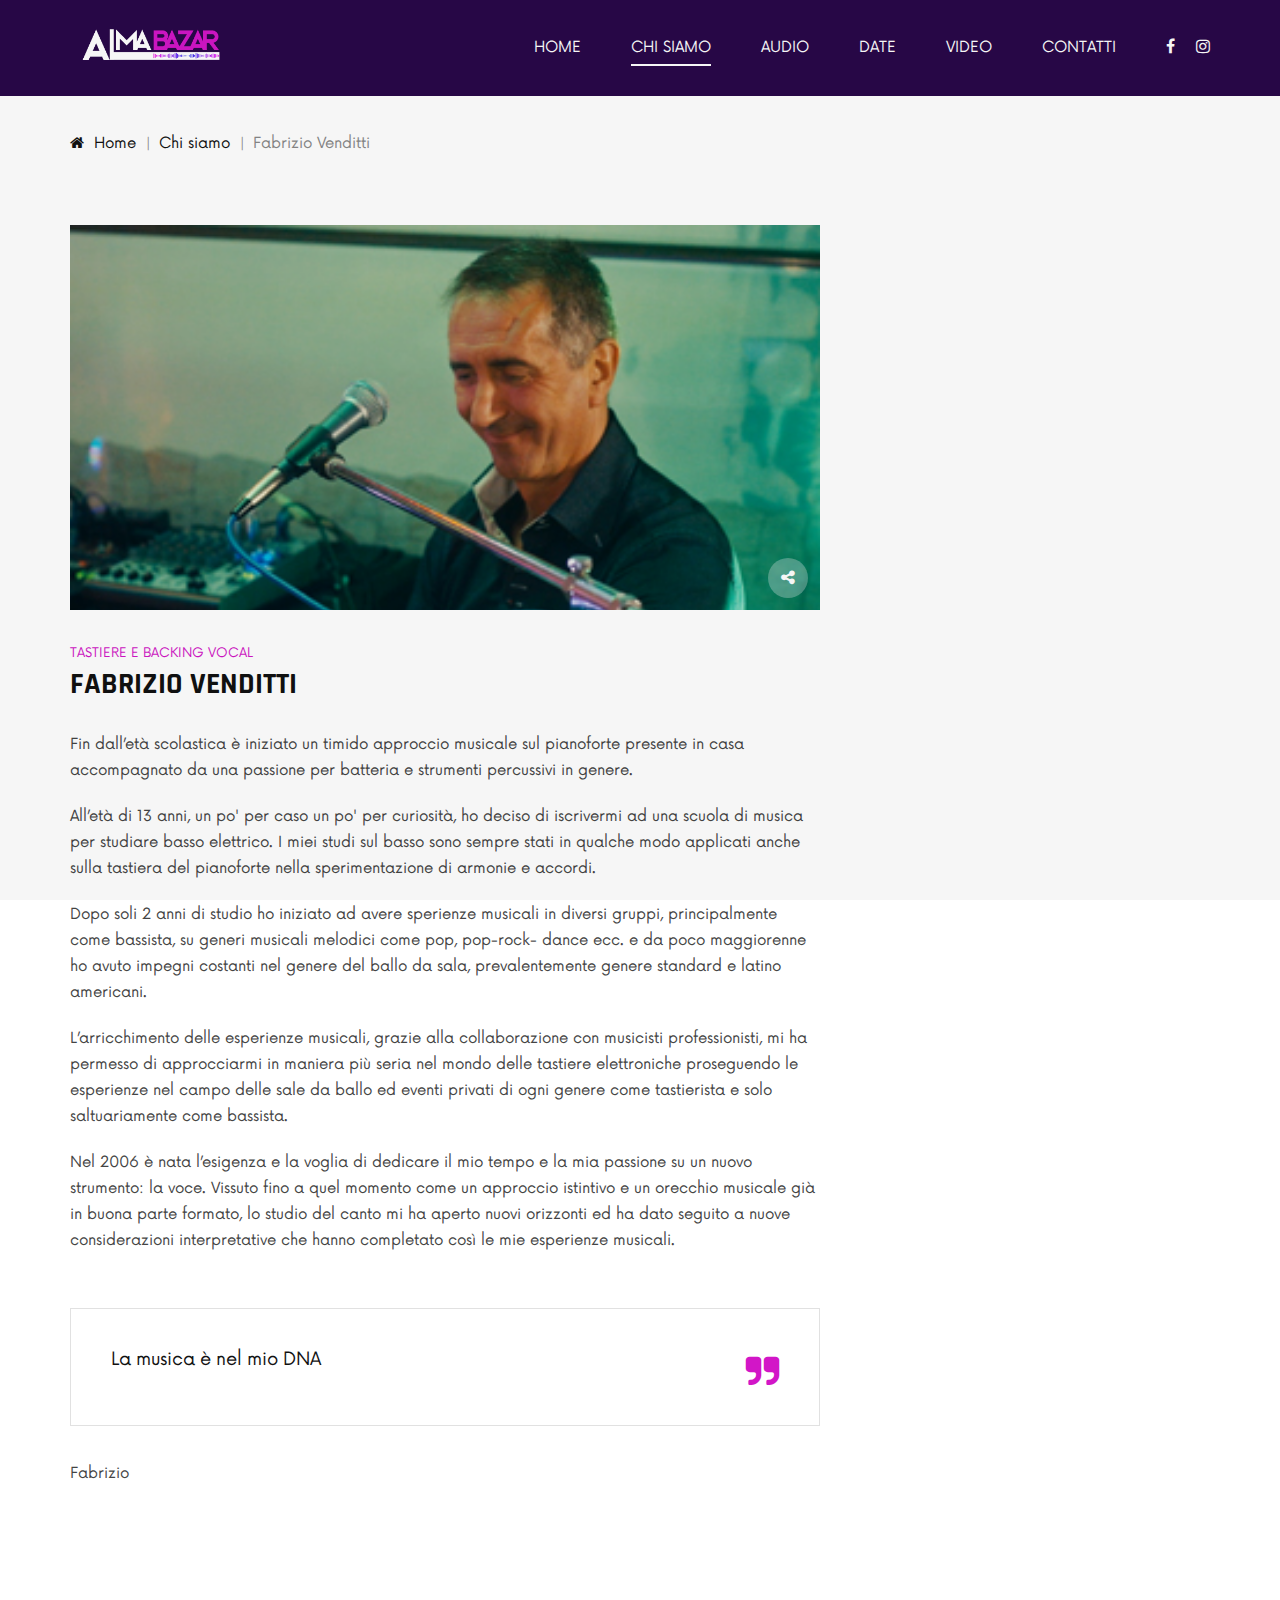
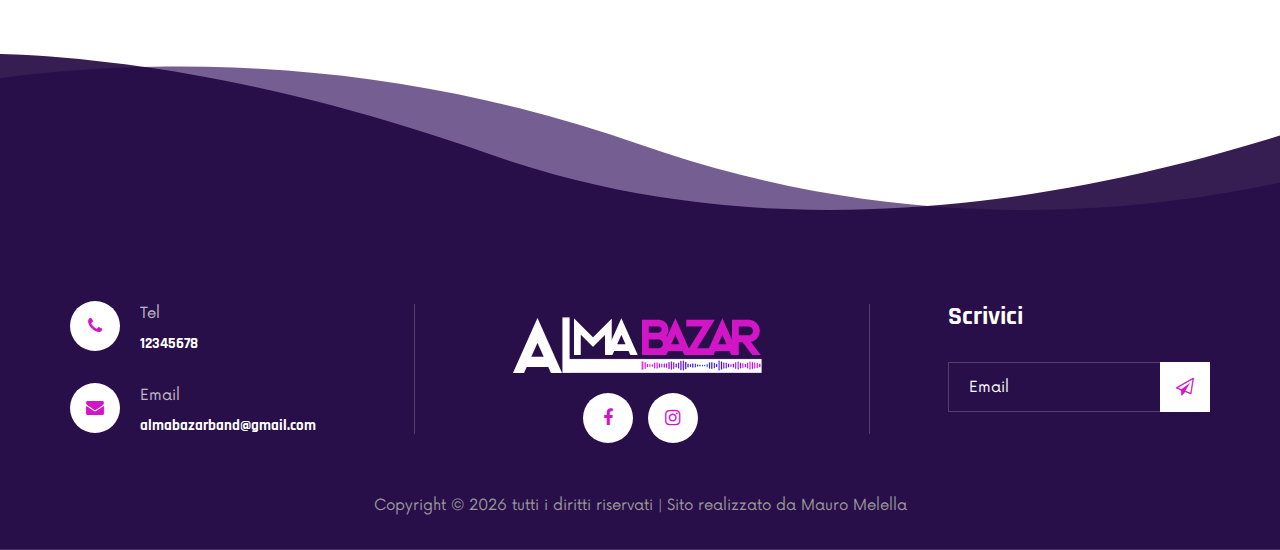
<file: fabrizio.html>
<!DOCTYPE html>
<html lang="zxx">

<head>
    <meta charset="UTF-8">
    <meta name="description" content="Almabazar Web Site">
    <meta name="keywords" content="Almabazar band">
    <meta name="viewport" content="width=device-width, initial-scale=1.0">
    <meta http-equiv="X-UA-Compatible" content="ie=edge">
    <title>Almabazar</title>

    <!-- Google Font -->
    <link href="https://fonts.googleapis.com/css2?family=Rajdhani:wght@400;500;600;700&display=swap" rel="stylesheet">

    <!-- Css Styles -->
    <link rel="stylesheet" href="css/bootstrap.min.css" type="text/css">
    <link rel="stylesheet" href="css/font-awesome.min.css" type="text/css">
    <link rel="stylesheet" href="css/barfiller.css" type="text/css">
    <link rel="stylesheet" href="css/nowfont.css" type="text/css">
    <link rel="stylesheet" href="css/rockville.css" type="text/css">
    <link rel="stylesheet" href="css/magnific-popup.css" type="text/css">
    <link rel="stylesheet" href="css/owl.carousel.min.css" type="text/css">
    <link rel="stylesheet" href="css/slicknav.min.css" type="text/css">
    <link rel="stylesheet" href="css/style.css" type="text/css">
	<link rel="apple-touch-icon" sizes="180x180" href="./img/favicon/apple-touch-icon.png">
	<link rel="icon" type="image/png" sizes="32x32" href="./img/favicon/favicon-32x32.png">
	<link rel="icon" type="image/png" sizes="16x16" href="./img/favicon/favicon-16x16.png">
	
</head>

<body>
   <!-- Page Preloder -->
    <div id="preloder">
        <div class="loader"></div>
    </div>

     <!-- Header Section Begin -->
    <header class="header header--normal">
        <div class="container">
            <div class="row">
                <div class="col-lg-2 col-md-2">
                    <div class="header__logo">
                        <a href="./index.html"><img src="img/logo_almabazar.png" alt=""></a>
                    </div>
                </div>
                <div class="col-lg-10 col-md-10">
                    <div class="header__nav">
                         <nav class="header__menu mobile-menu">
                            <ul>
                                <li><a href="./index.html">Home</a></li>
                                <li class="active"><a href="./about.html">Chi siamo</a></li>
                                <li><a href="index.html#audio">Audio</a></li>
                                <li><a href="index.html#eventi">Date</a></li>
                                <li><a href="index.html#video">Video</a></li>
                                <li><a href="./contact.html">Contatti</a></li>
                            </ul>
                        </nav>
                     <div class="header__right__social">
                            <a href="https://www.facebook.com/profile.php?id=61568377963868"><i class="fa fa-facebook"></i></a>
                            <a href="https://www.instagram.com/almabazarband/"><i class="fa fa-instagram"></i></a>
                        </div>
                    </div>
                </div>
            </div>
            <div id="mobile-menu-wrap"></div>
        </div>
    </header>
    <!-- Header Section End -->

    <!-- Breadcrumb Begin -->
    <div class="breadcrumb-option">
        <div class="container">
            <div class="row">
                <div class="col-lg-12">
                    <div class="breadcrumb__links">
                        <a href="index.html"><i class="fa fa-home"></i> Home</a>
                        <a href="about.html">Chi siamo</a>
                        <span>Fabrizio Venditti</span>
                    </div>
                </div>
            </div>
        </div>
    </div>
    <!-- Breadcrumb End -->

    <!-- Blog Details Section Begin -->
    <section class="blog-details spad">
        <div class="container">
            <div class="row">
                <div class="col-lg-8">
                    <div class="blog__details__content">
                        <div class="blog__details__item">
                            <div class="blog__details__item__pic set-bg" data-setbg="img/chisiamo/fabrizio_2.png">
                                <a href="#"><i class="fa fa-share-alt"></i></a>
                            </div>
                            <div class="blog__details__item__text">
                                <span>Tastiere e backing vocal</span>
                                <h3>FABRIZIO VENDITTI</h3>
                                
                            </div>
                        </div>
                        <div class="blog__details__desc">
                            <p>Fin dall’età scolastica è iniziato un timido approccio musicale sul pianoforte presente in casa accompagnato da una passione per batteria e strumenti percussivi in genere. </p>
							<p>All’età di 13 anni, un po' per caso un po' per curiosità, ho deciso di iscrivermi ad una scuola di musica per studiare basso elettrico. I miei studi sul basso sono sempre stati in qualche modo applicati anche sulla tastiera del pianoforte nella sperimentazione di armonie e accordi. </p>
							<p>
							Dopo soli 2 anni di studio ho iniziato ad avere sperienze musicali in diversi gruppi, principalmente come bassista, su generi musicali melodici come pop, pop-rock- dance ecc. e da poco maggiorenne ho avuto impegni costanti nel genere del ballo da sala, prevalentemente genere standard e latino americani.</p>
<p>							
L’arricchimento delle esperienze musicali, grazie alla collaborazione con musicisti professionisti, mi ha permesso di approcciarmi in maniera più seria nel mondo delle tastiere elettroniche proseguendo le esperienze nel campo delle sale da ballo ed eventi privati di ogni genere come tastierista e solo saltuariamente come bassista.</p>
<p>
Nel 2006 è nata l’esigenza e la voglia di dedicare il mio tempo e la mia passione su un  nuovo strumento: la voce. Vissuto fino a quel momento come un approccio istintivo e un orecchio musicale già in buona parte formato, lo studio del canto mi ha aperto nuovi orizzonti ed ha dato seguito a nuove considerazioni interpretative che hanno completato così le mie esperienze musicali.</p>

                        </div>
                        <div class="blog__details__quote">
                            <p>La musica è nel mio DNA</p>
                            <h6></h6>
                            <i class="fa fa-quote-right"></i>
                        </div>
                        <div class="blog__details__desc">
                            <p>Fabrizio</p>
                        </div>
                     
                    </div>
                </div>
                
            </div>
        </div>
    </section>
    <!-- Blog Details Section End -->

   <!-- Footer Section Begin -->
    <footer class="footer footer--normal spad set-bg" data-setbg="img/footer-bg.png">
        <div class="container">
            <div class="row">
                <div class="col-lg-3 col-md-6">
                    <div class="footer__address">
                        <ul>
                            <li>
                                <i class="fa fa-phone"></i>
                                <p>Tel</p>
                                <h6>12345678</h6>
                            </li>
                            <li>
                                <i class="fa fa-envelope"></i>
                                <p>Email</p>
                                <h6>almabazarband@gmail.com</h6>
                            </li>
                        </ul>
                    </div>
                </div>
                <div class="col-lg-4 offset-lg-1 col-md-6">
                    <div class="footer__social">
                        <!--<h2>Almabazar</h2>-->
						<img src="img/logo_almabazar.png" alt=""></a>
                        <div class="footer__social__links">
                            <a href="https://www.facebook.com/profile.php?id=61568377963868"><i class="fa fa-facebook"></i></a>
                            <a href="https://www.instagram.com/almabazarband/"><i class="fa fa-instagram"></i></a>
                        </div>
                    </div>
                </div>
                <div class="col-lg-3 offset-lg-1 col-md-6">
                    <div class="footer__newslatter">
                        <h4>Scrivici</h4>
                        <form action="#">
                            <input type="text" placeholder="Email">
                            <button type="submit"><i class="fa fa-send-o"></i></button>
                        </form>
                    </div>
                </div>
            </div>
            <!-- Link back to Colorlib can't be removed. Template is licensed under CC BY 3.0. -->
			<div class="footer__copyright__text">
				<p>Copyright &copy; <script>document.write(new Date().getFullYear());</script> tutti i diritti riservati | Sito realizzato da Mauro Melella </p>
			</div>
            </div>
        </div>
    </footer>
    <!-- Footer Section End -->

    <!-- Js Plugins -->
    <script src="js/jquery-3.3.1.min.js"></script>
    <script src="js/bootstrap.min.js"></script>
    <script src="js/jquery.magnific-popup.min.js"></script>
    <script src="js/jquery.nicescroll.min.js"></script>
    <script src="js/jquery.barfiller.js"></script>
    <script src="js/jquery.countdown.min.js"></script>
    <script src="js/jquery.slicknav.js"></script>
    <script src="js/owl.carousel.min.js"></script>
    <script src="js/main.js"></script>

    <!-- Music Plugin -->
    <script src="js/jquery.jplayer.min.js"></script>
    <script src="js/jplayerInit.js"></script>
</body>

</html>
</file>
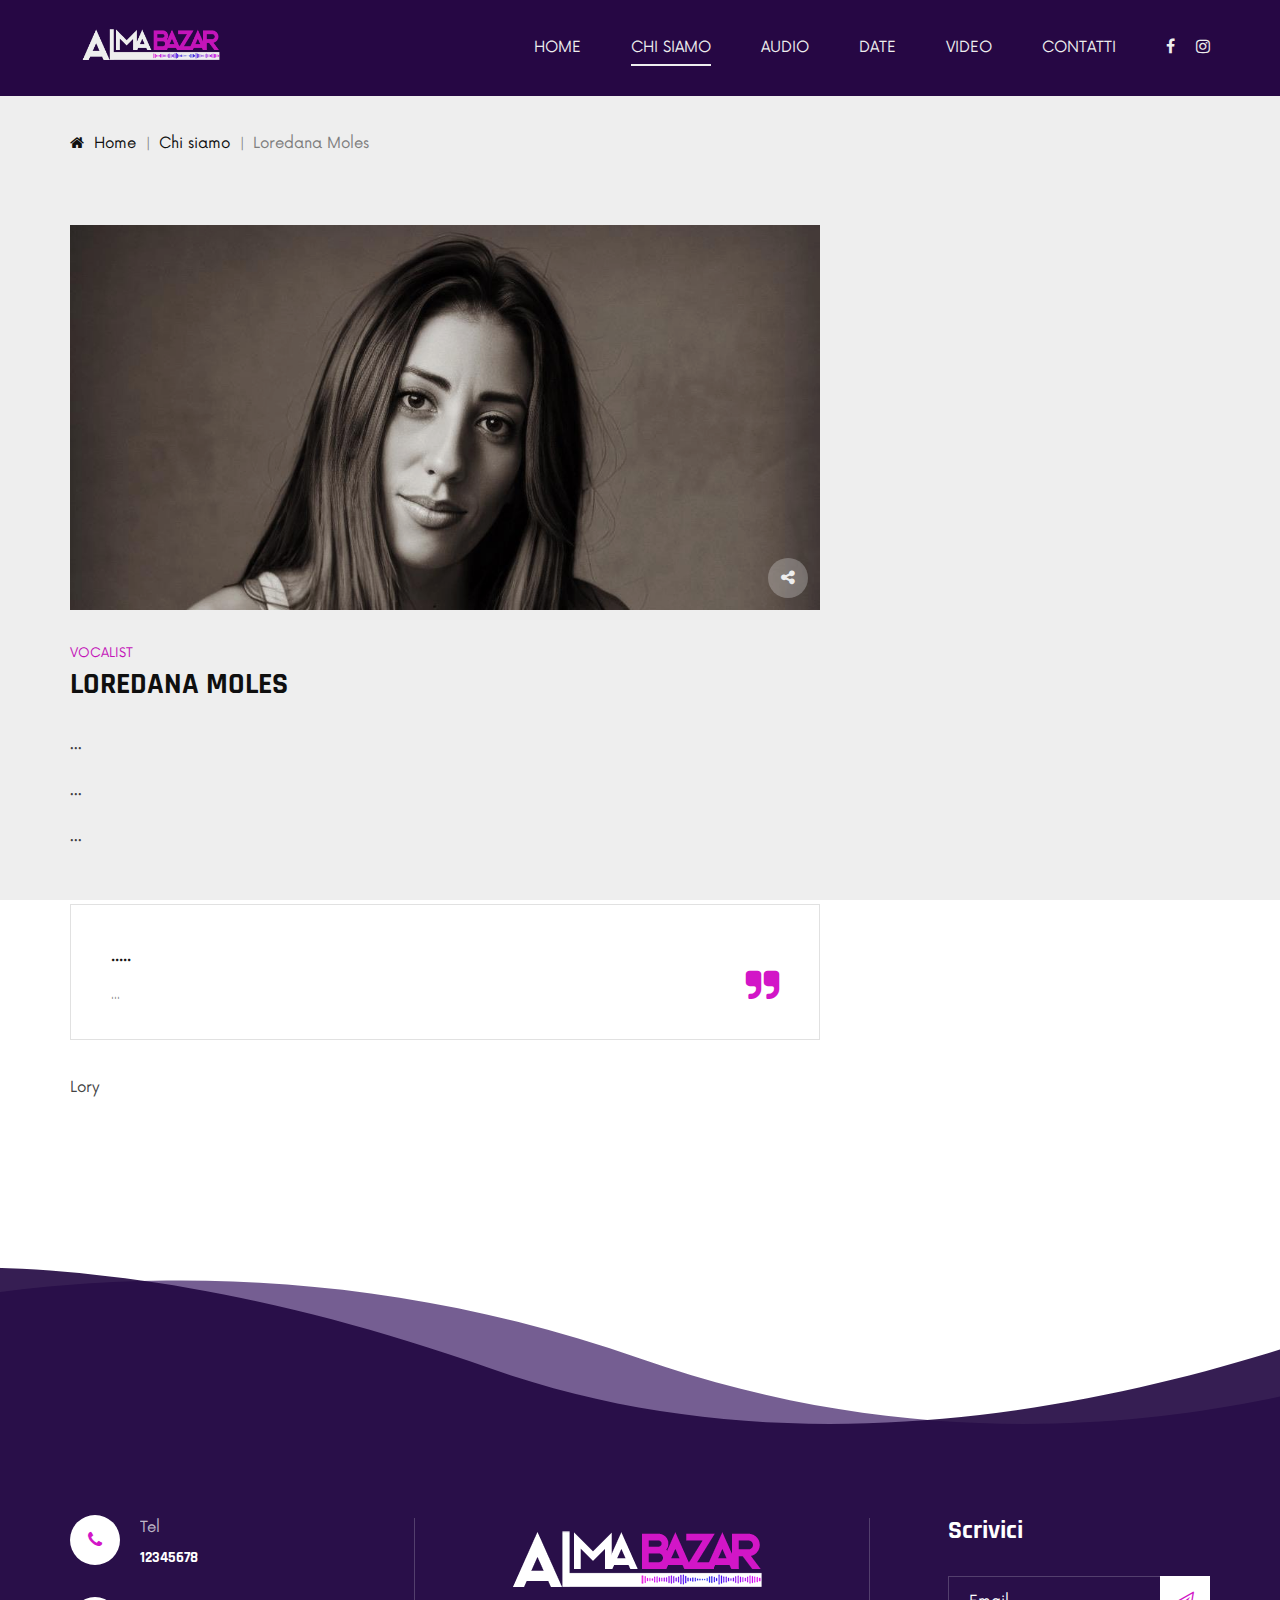
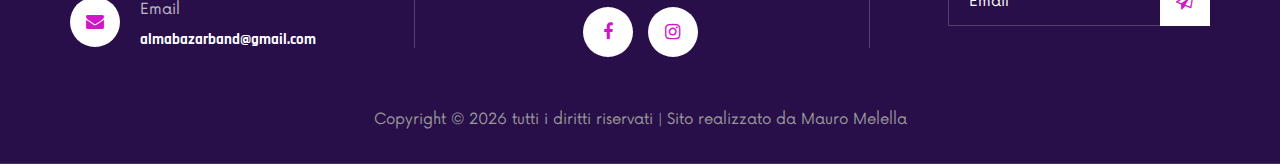
<file: loredana.html>
<!DOCTYPE html>
<html lang="zxx">

<head>
    <meta charset="UTF-8">
    <meta name="description" content="Almabazar Web Site">
    <meta name="keywords" content="Almabazar band">
    <meta name="viewport" content="width=device-width, initial-scale=1.0">
    <meta http-equiv="X-UA-Compatible" content="ie=edge">
    <title>Almabazar</title>

    <!-- Google Font -->
    <link href="https://fonts.googleapis.com/css2?family=Rajdhani:wght@400;500;600;700&display=swap" rel="stylesheet">

    <!-- Css Styles -->
    <link rel="stylesheet" href="css/bootstrap.min.css" type="text/css">
    <link rel="stylesheet" href="css/font-awesome.min.css" type="text/css">
    <link rel="stylesheet" href="css/barfiller.css" type="text/css">
    <link rel="stylesheet" href="css/nowfont.css" type="text/css">
    <link rel="stylesheet" href="css/rockville.css" type="text/css">
    <link rel="stylesheet" href="css/magnific-popup.css" type="text/css">
    <link rel="stylesheet" href="css/owl.carousel.min.css" type="text/css">
    <link rel="stylesheet" href="css/slicknav.min.css" type="text/css">
    <link rel="stylesheet" href="css/style.css" type="text/css">
	<link rel="apple-touch-icon" sizes="180x180" href="./img/favicon/apple-touch-icon.png">
	<link rel="icon" type="image/png" sizes="32x32" href="./img/favicon/favicon-32x32.png">
	<link rel="icon" type="image/png" sizes="16x16" href="./img/favicon/favicon-16x16.png">

</head>

<body>
   <!-- Page Preloder -->
    <div id="preloder">
        <div class="loader"></div>
    </div>

     <!-- Header Section Begin -->
    <header class="header header--normal">
        <div class="container">
            <div class="row">
                <div class="col-lg-2 col-md-2">
                    <div class="header__logo">
                        <a href="./index.html"><img src="img/logo_almabazar.png" alt=""></a>
                    </div>
                </div>
                <div class="col-lg-10 col-md-10">
                    <div class="header__nav">
                         <nav class="header__menu mobile-menu">
                            <ul>
                                <li><a href="./index.html">Home</a></li>
                                <li class="active"><a href="./about.html">Chi siamo</a></li>
                                <li><a href="index.html#audio">Audio</a></li>
                                <li><a href="index.html#eventi">Date</a></li>
                                <li><a href="index.html#video">Video</a></li>
                                <li><a href="./contact.html">Contatti</a></li>
                            </ul>
                        </nav>
                     <div class="header__right__social">
                            <a href="https://www.facebook.com/profile.php?id=61568377963868"><i class="fa fa-facebook"></i></a>
                            <a href="https://www.instagram.com/almabazarband/"><i class="fa fa-instagram"></i></a>
                        </div>
                    </div>
                </div>
            </div>
            <div id="mobile-menu-wrap"></div>
        </div>
    </header>
    <!-- Header Section End -->

    <!-- Breadcrumb Begin -->
    <div class="breadcrumb-option">
        <div class="container">
            <div class="row">
                <div class="col-lg-12">
                    <div class="breadcrumb__links">
                        <a href="index.html"><i class="fa fa-home"></i> Home</a>
                        <a href="about.html">Chi siamo</a>
                        <span>Loredana Moles</span>
                    </div>
                </div>
            </div>
        </div>
    </div>
    <!-- Breadcrumb End -->

    <!-- Blog Details Section Begin -->
    <section class="blog-details spad">
        <div class="container">
            <div class="row">
                <div class="col-lg-8">
                    <div class="blog__details__content">
                        <div class="blog__details__item">
                            <div class="blog__details__item__pic set-bg" data-setbg="img/chisiamo/loredana_bn.jpg">
                                <a href="#"><i class="fa fa-share-alt"></i></a>
                            </div>
                            <div class="blog__details__item__text">
                                <span>Vocalist</span>
                                <h3>LOREDANA MOLES</h3>
                                
                            </div>
                        </div>
                       <div class="blog__details__desc">
                            <p>...
							</p>
						<p>...</p>
						<p>
						...</p>
                        </div>
                        <div class="blog__details__quote">
                            <p>.....</p>
                            <h6>...</h6>
                            <i class="fa fa-quote-right"></i>
                        </div>
                        <div class="blog__details__desc">
                            <p>Lory</p>
                        </div>
                     
                    </div>
                </div>
                
            </div>
        </div>
    </section>
    <!-- Blog Details Section End -->

    <!-- Footer Section Begin -->
    <footer class="footer footer--normal spad set-bg" data-setbg="img/footer-bg.png">
        <div class="container">
            <div class="row">
                <div class="col-lg-3 col-md-6">
                    <div class="footer__address">
                        <ul>
                            <li>
                                <i class="fa fa-phone"></i>
                                <p>Tel</p>
                                <h6>12345678</h6>
                            </li>
                            <li>
                                <i class="fa fa-envelope"></i>
                                <p>Email</p>
                                <h6>almabazarband@gmail.com</h6>
                            </li>
                        </ul>
                    </div>
                </div>
                <div class="col-lg-4 offset-lg-1 col-md-6">
                    <div class="footer__social">
                        <!--<h2>Almabazar</h2>-->
						<img src="img/logo_almabazar.png" alt=""></a>
                        <div class="footer__social__links">
                            <a href="https://www.facebook.com/profile.php?id=61568377963868"><i class="fa fa-facebook"></i></a>
                            <a href="https://www.instagram.com/almabazarband/"><i class="fa fa-instagram"></i></a>
                        </div>
                    </div>
                </div>
                <div class="col-lg-3 offset-lg-1 col-md-6">
                    <div class="footer__newslatter">
                        <h4>Scrivici</h4>
                        <form action="#">
                            <input type="text" placeholder="Email">
                            <button type="submit"><i class="fa fa-send-o"></i></button>
                        </form>
                    </div>
                </div>
            </div>
            <!-- Link back to Colorlib can't be removed. Template is licensed under CC BY 3.0. -->
			<div class="footer__copyright__text">
				<p>Copyright &copy; <script>document.write(new Date().getFullYear());</script> tutti i diritti riservati | Sito realizzato da Mauro Melella </p>
			</div>
            </div>
        </div>
    </footer>
    <!-- Footer Section End -->

    <!-- Js Plugins -->
    <script src="js/jquery-3.3.1.min.js"></script>
    <script src="js/bootstrap.min.js"></script>
    <script src="js/jquery.magnific-popup.min.js"></script>
    <script src="js/jquery.nicescroll.min.js"></script>
    <script src="js/jquery.barfiller.js"></script>
    <script src="js/jquery.countdown.min.js"></script>
    <script src="js/jquery.slicknav.js"></script>
    <script src="js/owl.carousel.min.js"></script>
    <script src="js/main.js"></script>

    <!-- Music Plugin -->
    <script src="js/jquery.jplayer.min.js"></script>
    <script src="js/jplayerInit.js"></script>
</body>

</html>
</file>
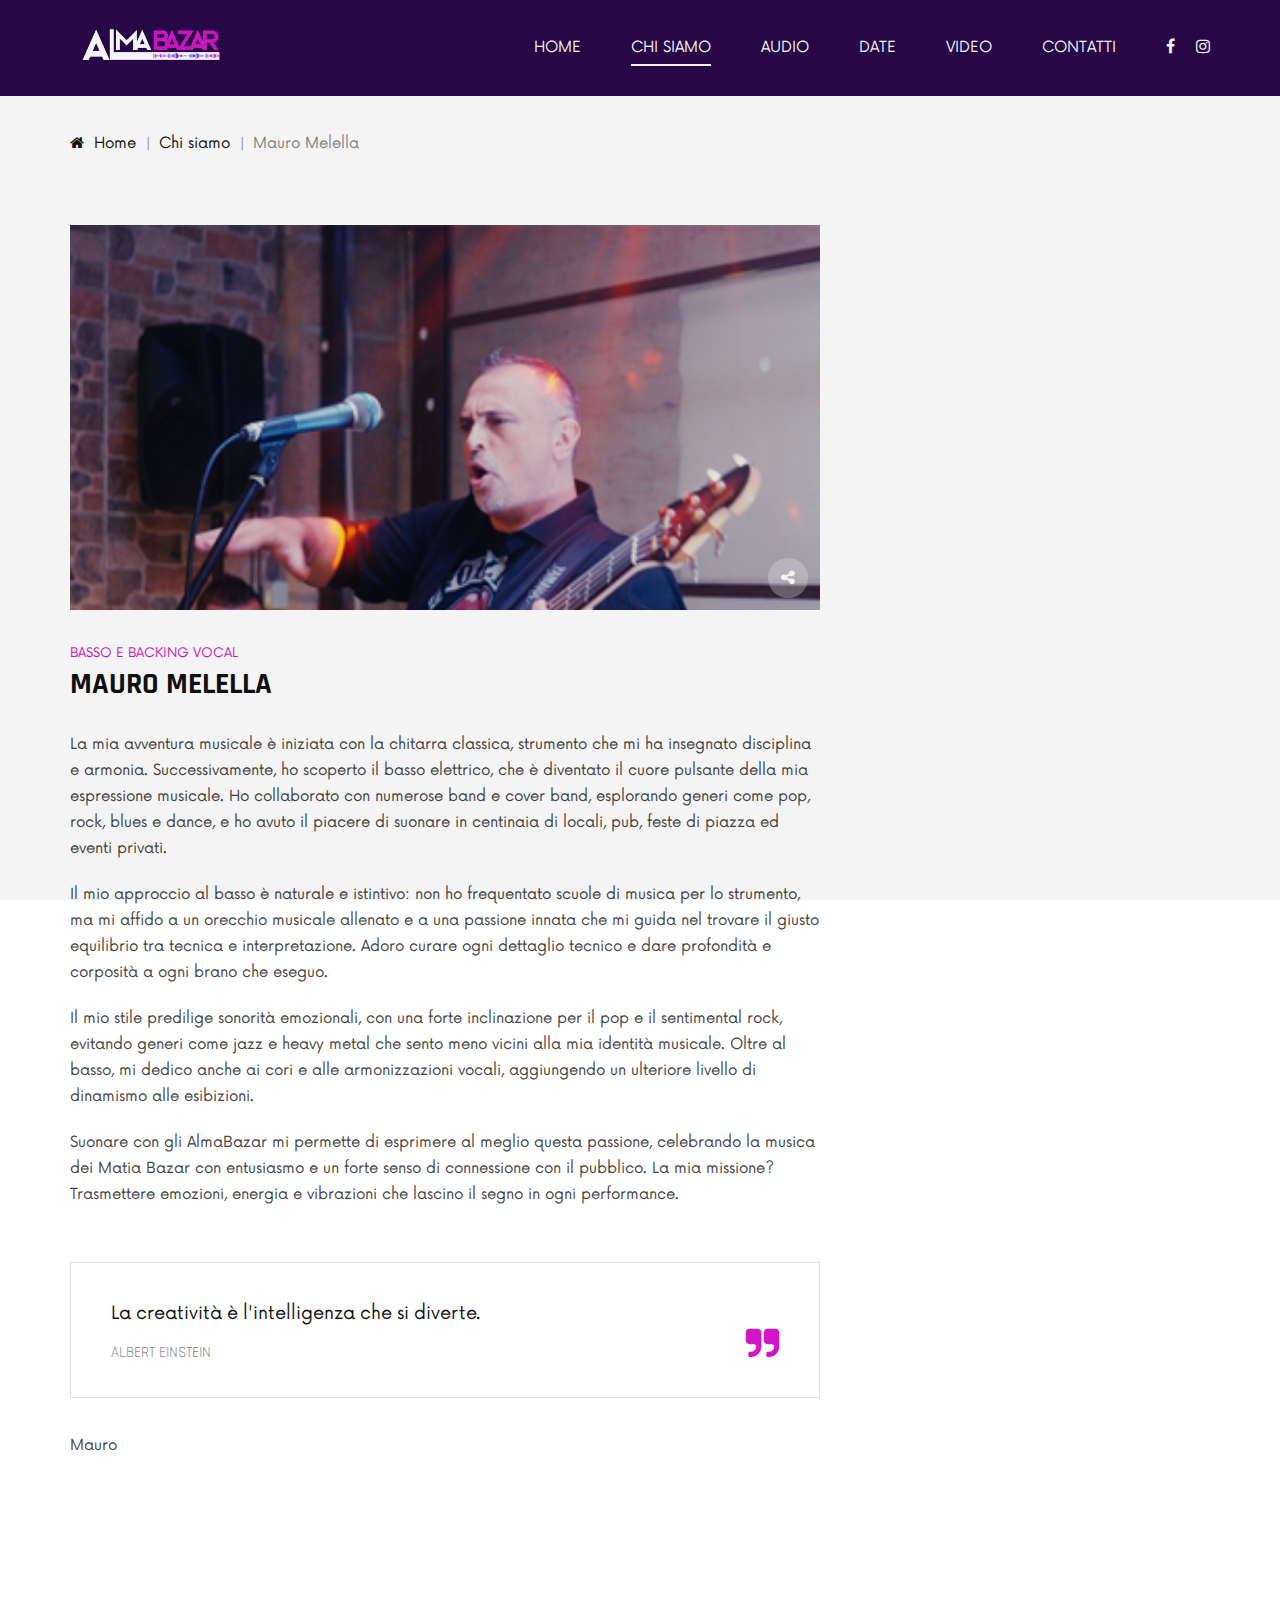
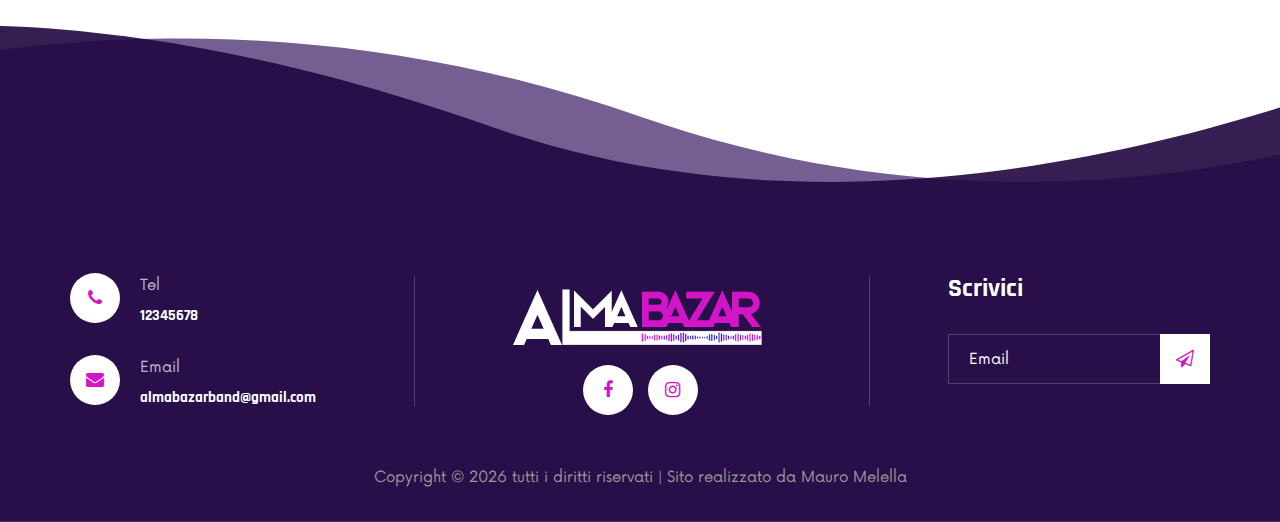
<file: mauro.html>
<!DOCTYPE html>
<html lang="zxx">

<head>
    <meta charset="UTF-8">
    <meta name="description" content="Almabazar Web Site">
    <meta name="keywords" content="Almabazar band">
    <meta name="viewport" content="width=device-width, initial-scale=1.0">
    <meta http-equiv="X-UA-Compatible" content="ie=edge">
    <title>Almabazar</title>

    <!-- Google Font -->
    <link href="https://fonts.googleapis.com/css2?family=Rajdhani:wght@400;500;600;700&display=swap" rel="stylesheet">

    <!-- Css Styles -->
    <link rel="stylesheet" href="css/bootstrap.min.css" type="text/css">
    <link rel="stylesheet" href="css/font-awesome.min.css" type="text/css">
    <link rel="stylesheet" href="css/barfiller.css" type="text/css">
    <link rel="stylesheet" href="css/nowfont.css" type="text/css">
    <link rel="stylesheet" href="css/rockville.css" type="text/css">
    <link rel="stylesheet" href="css/magnific-popup.css" type="text/css">
    <link rel="stylesheet" href="css/owl.carousel.min.css" type="text/css">
    <link rel="stylesheet" href="css/slicknav.min.css" type="text/css">
    <link rel="stylesheet" href="css/style.css" type="text/css">
	<link rel="apple-touch-icon" sizes="180x180" href="./img/favicon/apple-touch-icon.png">
	<link rel="icon" type="image/png" sizes="32x32" href="./img/favicon/favicon-32x32.png">
	<link rel="icon" type="image/png" sizes="16x16" href="./img/favicon/favicon-16x16.png">

</head>

<body>
   <!-- Page Preloder -->
    <div id="preloder">
        <div class="loader"></div>
    </div>

     <!-- Header Section Begin -->
    <header class="header header--normal">
        <div class="container">
            <div class="row">
                <div class="col-lg-2 col-md-2">
                    <div class="header__logo">
                        <a href="./index.html"><img src="img/logo_almabazar.png" alt=""></a>
                    </div>
                </div>
                <div class="col-lg-10 col-md-10">
                    <div class="header__nav">
                         <nav class="header__menu mobile-menu">
                            <ul>
                                <li><a href="./index.html">Home</a></li>
                                <li class="active"><a href="./about.html">Chi siamo</a></li>
                                <li><a href="index.html#audio">Audio</a></li>
                                <li><a href="index.html#eventi">Date</a></li>
                                <li><a href="index.html#video">Video</a></li>
                                <li><a href="./contact.html">Contatti</a></li>
                            </ul>
                        </nav>
                     <div class="header__right__social">
                            <a href="https://www.facebook.com/profile.php?id=61568377963868"><i class="fa fa-facebook"></i></a>
                            <a href="https://www.instagram.com/almabazarband/"><i class="fa fa-instagram"></i></a>
                        </div>
                    </div>
                </div>
            </div>
            <div id="mobile-menu-wrap"></div>
        </div>
    </header>
    <!-- Header Section End -->

    <!-- Breadcrumb Begin -->
    <div class="breadcrumb-option">
        <div class="container">
            <div class="row">
                <div class="col-lg-12">
                    <div class="breadcrumb__links">
                        <a href="index.html"><i class="fa fa-home"></i> Home</a>
                        <a href="about.html">Chi siamo</a>
                        <span>Mauro Melella</span>
                    </div>
                </div>
            </div>
        </div>
    </div>
    <!-- Breadcrumb End -->

    <!-- Blog Details Section Begin -->
    <section class="blog-details spad">
        <div class="container">
            <div class="row">
                <div class="col-lg-8">
                    <div class="blog__details__content">
                        <div class="blog__details__item">
                            <div class="blog__details__item__pic set-bg" data-setbg="img/chisiamo/mauro.jpg">
                                <a href="#"><i class="fa fa-share-alt"></i></a>
                            </div>
                            <div class="blog__details__item__text">
                                <span>Basso e backing vocal</span>
                                <h3>MAURO MELELLA</h3>
                                
                            </div>
                        </div>
                        <div class="blog__details__desc">
                            <p>La mia avventura musicale è iniziata con la chitarra classica, strumento che mi ha insegnato disciplina e armonia. Successivamente, ho scoperto il basso elettrico, che è diventato il cuore pulsante della mia espressione musicale. Ho collaborato con numerose band e cover band, esplorando generi come pop, rock, blues e dance, e ho avuto il piacere di suonare in centinaia di locali, pub, feste di piazza ed eventi privati.
							</p>
						<p>Il mio approccio al basso è naturale e istintivo: non ho frequentato scuole di musica per lo strumento, ma mi affido a un orecchio musicale allenato e a una passione innata che mi guida nel trovare il giusto equilibrio tra tecnica e interpretazione. Adoro curare ogni dettaglio tecnico e dare profondità e corposità a ogni brano che eseguo.</p>
						<p>
						Il mio stile predilige sonorità emozionali, con una forte inclinazione per il pop e il sentimental rock, evitando generi come jazz e heavy metal che sento meno vicini alla mia identità musicale. Oltre al basso, mi dedico anche ai cori e alle armonizzazioni vocali, aggiungendo un ulteriore livello di dinamismo alle esibizioni.</p>
						                            <p>Suonare con gli AlmaBazar mi permette di esprimere al meglio questa passione, celebrando la musica dei Matia Bazar con entusiasmo e un forte senso di connessione con il pubblico. La mia missione? Trasmettere emozioni, energia e vibrazioni che lascino il segno in ogni performance.</p>
                        </div>
                        <div class="blog__details__quote">
                            <p>La creatività è l'intelligenza che si diverte.</p>
                            <h6>ALBERT EINSTEIN</h6>
                            <i class="fa fa-quote-right"></i>
                        </div>
                        <div class="blog__details__desc">
                            <p>Mauro</p>
                        </div>
                     
                    </div>
                </div>
                
            </div>
        </div>
    </section>
    <!-- Blog Details Section End -->

    <!-- Footer Section Begin -->
    <footer class="footer footer--normal spad set-bg" data-setbg="img/footer-bg.png">
        <div class="container">
            <div class="row">
                <div class="col-lg-3 col-md-6">
                    <div class="footer__address">
                        <ul>
                            <li>
                                <i class="fa fa-phone"></i>
                                <p>Tel</p>
                                <h6>12345678</h6>
                            </li>
                            <li>
                                <i class="fa fa-envelope"></i>
                                <p>Email</p>
                                <h6>almabazarband@gmail.com</h6>
                            </li>
                        </ul>
                    </div>
                </div>
                <div class="col-lg-4 offset-lg-1 col-md-6">
                    <div class="footer__social">
                        <!--<h2>Almabazar</h2>-->
						<img src="img/logo_almabazar.png" alt=""></a>
                        <div class="footer__social__links">
                            <a href="https://www.facebook.com/profile.php?id=61568377963868"><i class="fa fa-facebook"></i></a>
                            <a href="https://www.instagram.com/almabazarband/"><i class="fa fa-instagram"></i></a>
                        </div>
                    </div>
                </div>
                <div class="col-lg-3 offset-lg-1 col-md-6">
                    <div class="footer__newslatter">
                        <h4>Scrivici</h4>
                        <form action="#">
                            <input type="text" placeholder="Email">
                            <button type="submit"><i class="fa fa-send-o"></i></button>
                        </form>
                    </div>
                </div>
            </div>
            <!-- Link back to Colorlib can't be removed. Template is licensed under CC BY 3.0. -->
			<div class="footer__copyright__text">
				<p>Copyright &copy; <script>document.write(new Date().getFullYear());</script> tutti i diritti riservati | Sito realizzato da Mauro Melella </p>
			</div>
            </div>
        </div>
    </footer>
    <!-- Footer Section End -->

    <!-- Js Plugins -->
    <script src="js/jquery-3.3.1.min.js"></script>
    <script src="js/bootstrap.min.js"></script>
    <script src="js/jquery.magnific-popup.min.js"></script>
    <script src="js/jquery.nicescroll.min.js"></script>
    <script src="js/jquery.barfiller.js"></script>
    <script src="js/jquery.countdown.min.js"></script>
    <script src="js/jquery.slicknav.js"></script>
    <script src="js/owl.carousel.min.js"></script>
    <script src="js/main.js"></script>

    <!-- Music Plugin -->
    <script src="js/jquery.jplayer.min.js"></script>
    <script src="js/jplayerInit.js"></script>
</body>

</html>
</file>
<file: css/barfiller.css>
.barfiller {
    width:100%;
    height:12px;
    background:#fcfcfc;
    border:1px solid #ccc;
    position:relative;
    margin-bottom:20px;
    box-shadow: inset 1px 4px 9px -6px rgba(0,0,0,.5); 
    -moz-box-shadow: inset 1px 4px 9px -6px rgba(0,0,0,.5); 
}

.barfiller .fill {
    display:block;
    position:relative;
    width:0px;
    height:100%;
    background:#333;
    z-index:1;
}

.barfiller .tipWrap {
    display:none;
}

.barfiller .tip {
    margin-top:-30px;
    padding:2px 4px;
    font-size:11px;
    color:#fff;
    left:0px;
    position:absolute;
    z-index:2;
    background: #333;
} 

.barfiller .tip:after {
    border:solid;
    border-color:rgba(0,0,0,.8) transparent;
    border-width:6px 6px 0 6px;
    content:"";
    display:block;
    position:absolute;
    left:9px;
    top:100%;
    z-index:9
}
</file>
<file: css/nowfont.css>
/* #### Generated By: http://www.cufonfonts.com #### */

@font-face {
font-family: 'Now Regular';
font-style: normal;
font-weight: normal;
src: local('Now Regular'), url('../fonts/Now-Regular.woff') format('woff');
}


@font-face {
font-family: 'Now Thin';
font-style: normal;
font-weight: normal;
src: local('Now Thin'), url('../fonts/Now-Thin.woff') format('woff');
}


@font-face {
font-family: 'Now Light';
font-style: normal;
font-weight: normal;
src: local('Now Light'), url('../fonts/Now-Light.woff') format('woff');
}


@font-face {
font-family: 'Now Medium';
font-style: normal;
font-weight: normal;
src: local('Now Medium'), url('../fonts/Now-Medium.woff') format('woff');
}


@font-face {
font-family: 'Now Bold';
font-style: normal;
font-weight: normal;
src: local('Now Bold'), url('../fonts/Now-Bold.woff') format('woff');
}


@font-face {
font-family: 'Now Black';
font-style: normal;
font-weight: normal;
src: local('Now Black'), url('../fonts/Now-Black.woff') format('woff');
}
</file>
<file: css/rockville.css>
@font-face {
font-family: 'Rockville Solid Regular';
font-style: normal;
font-weight: normal;
src: local('Rockville Solid Regular'), url('../fonts/Rockville Solid.woff') format('woff');
}
</file>
<file: css/style.css>
/******************************************************************
  Template Name: DJoz
  Description:  DJoz Music HTML Template
  Author: Colorlib
  Author URI: https://colorlib.com
  Version: 1.0
  Created: Colorlib
******************************************************************/

/*------------------------------------------------------------------
[Table of contents]

1.  Template default CSS
	1.1	Variables
	1.2	Mixins
	1.3	Flexbox
	1.4	Reset
2.  Helper Css
3.  Header Section
4.  Hero Section
5.  Services Section
6.  Track Section
7.  Countdown Section
8.  Team Section
9.  Contact
10.  Footer Style
-------------------------------------------------------------------*/

/*----------------------------------------*/

/* Template default CSS
/*----------------------------------------*/

html,
body {
	height: 100%;
	font-family: "Now Regular";
	-webkit-font-smoothing: antialiased;
}

h1,
h2,
h3,
h4,
h5,
h6 {
	margin: 0;
	color: #111111;
	font-weight: 400;
	font-family: "Rajdhani", sans-serif;
}

h1 {
	font-size: 70px;
}

h2 {
	font-size: 36px;
}

h3 {
	font-size: 30px;
}

h4 {
	font-size: 24px;
}

h5 {
	font-size: 18px;
}

h6 {
	font-size: 16px;
}

p {
	font-size: 15px;
	font-family: "Now Regular";
	color: #444444;
	font-weight: 400;
	line-height: 26px;
	margin: 0 0 15px 0;
}

img {
	max-width: 100%;
}

input:focus,
select:focus,
button:focus,
textarea:focus {
	outline: none;
}

a:hover,
a:focus {
	text-decoration: none;
	outline: none;
	color: #ffffff;
}

ul,
ol {
	padding: 0;
	margin: 0;
}

/*---------------------
  Helper CSS
-----------------------*/

.section-title {
	margin-bottom: 40px;
	position: relative;
	z-index: 1;
}

.section-title.center-title {
	text-align: center;
}

.section-title h2 {
	font-size: 42px;
	color: #111111;
	font-weight: 700;
	text-transform: uppercase;
}

.section-title h1 {
	font-size: 100px;
	color: #f2f2f2;
	font-family: "Rockville Solid Regular";
	position: absolute;
	left: 0;
	top: -45px;
	width: 100%;
	z-index: -1;
}

.set-bg {
	background-repeat: no-repeat;
	background-size: cover;
	background-position: top center;
}

.spad {
	padding-top: 100px;
	padding-bottom: 100px;
}

.text-white h1,
.text-white h2,
.text-white h3,
.text-white h4,
.text-white h5,
.text-white h6,
.text-white p,
.text-white span,
.text-white li,
.text-white a {
	color: #fff;
}

/* buttons */

.primary-btn {
	display: inline-block;
	font-size: 15px;
	text-transform: uppercase;
	padding: 14px 25px 12px;
	color: #ffffff;
	background: #d216c7;
	letter-spacing: 2px;
}

.primary-btn.border-btn {
	background: transparent;
	border: 2px solid #d216c7;
	color: #111111;
}

.site-btn {
	font-size: 15px;
	color: #ffffff;
	background: #d216c7;
	font-weight: 700;
	letter-spacing: 2px;
	border: none;
	text-transform: uppercase;
	display: inline-block;
	padding: 14px 30px;
	width: 100%;
}

/* Preloder */

#preloder {
	position: fixed;
	width: 100%;
	height: 100%;
	top: 0;
	left: 0;
	z-index: 999999;
	background: #000;
}

.loader {
	width: 40px;
	height: 40px;
	position: absolute;
	top: 50%;
	left: 50%;
	margin-top: -13px;
	margin-left: -13px;
	border-radius: 60px;
	animation: loader 0.8s linear infinite;
	-webkit-animation: loader 0.8s linear infinite;
}

@keyframes loader {
	0% {
		-webkit-transform: rotate(0deg);
		transform: rotate(0deg);
		border: 4px solid #f44336;
		border-left-color: transparent;
	}
	50% {
		-webkit-transform: rotate(180deg);
		transform: rotate(180deg);
		border: 4px solid #673ab7;
		border-left-color: transparent;
	}
	100% {
		-webkit-transform: rotate(360deg);
		transform: rotate(360deg);
		border: 4px solid #f44336;
		border-left-color: transparent;
	}
}

@-webkit-keyframes loader {
	0% {
		-webkit-transform: rotate(0deg);
		border: 4px solid #f44336;
		border-left-color: transparent;
	}
	50% {
		-webkit-transform: rotate(180deg);
		border: 4px solid #673ab7;
		border-left-color: transparent;
	}
	100% {
		-webkit-transform: rotate(360deg);
		border: 4px solid #f44336;
		border-left-color: transparent;
	}
}

/*---------------------
  Header
-----------------------*/

.header {
	background: rgba(42, 1, 74, 0.5);
	position: absolute;
	left: 0;
	top: 0;
	width: 100%;
	z-index: 9;
}

.header.header--normal {
	position: relative;
	background: #290849;
}

.header__logo {
	padding: 20px 0 25px;
}

.header__logo a {
	display: inline-block;
}

.header__nav {
	text-align: right;
}

.header__menu {
	padding: 31px 0 27px;
	display: inline-block;
	margin-right: 45px;
}

.header__menu ul li {
	list-style: none;
	display: inline-block;
	margin-right: 45px;
	position: relative;
}

.header__menu ul li.active a:after {
	opacity: 1;
}

.header__menu ul li:hover a:after {
	opacity: 1;
}

.header__menu ul li:hover .dropdown {
	top: 34px;
	opacity: 1;
	visibility: visible;
}

.header__menu ul li:last-child {
	margin-right: 0;
}

.header__menu ul li .dropdown {
	position: absolute;
	left: 0;
	top: 56px;
	width: 150px;
	background: #111111;
	text-align: left;
	padding: 2px 0;
	z-index: 9;
	opacity: 0;
	visibility: hidden;
	-webkit-transition: all, 0.3s;
	-o-transition: all, 0.3s;
	transition: all, 0.3s;
}

.header__menu ul li .dropdown li {
	display: block;
	margin-right: 0;
}

.header__menu ul li .dropdown li a {
	font-size: 14px;
	color: #ffffff;
	font-weight: 400;
	padding: 8px 20px;
	text-transform: capitalize;
}

.header__menu ul li .dropdown li a:after {
	display: none;
}

.header__menu ul li a {
	font-size: 15px;
	text-transform: uppercase;
	color: #ffffff;
	display: block;
	padding: 6px 0;
	position: relative;
}

.header__menu ul li a:after {
	position: absolute;
	left: 0;
	bottom: 0;
	width: 100%;
	height: 2px;
	background: #ffffff;
	content: "";
	-webkit-transition: all, 0.5s;
	-o-transition: all, 0.5s;
	transition: all, 0.5s;
	opacity: 0;
}

.header__right__social {
	display: inline-block;
}

.header__right__social a {
	display: inline-block;
	font-size: 16px;
	color: #ffffff;
	margin-right: 16px;
}

.header__right__social a:last-child {
	margin-right: 0;
}

.slicknav_menu {
	display: none;
}

/*---------------------
  Hero
-----------------------*/

.hero {
	padding-top: 400px;
	padding-bottom: 295px;
	position: relative;
}

.hero__text {
	text-align: center;
}

.hero__text span {
	color: #ffffff;
	text-transform: uppercase;
	letter-spacing: 6px;
}

.hero__text h1 {
	font-size: 110px;
	font-family: "Rockville Solid Regular";
	color: #ffffff;
	margin-bottom: 20px;
	margin-top: 22px;
}

.hero__text p {
	color: #ffffff;
	margin-bottom: 20px;
}

.hero__text .play-btn {
	font-size: 26px;
	color: #d216c7;
	height: 90px;
	width: 90px;
	border-radius: 50%;
	background: rgba(255, 255, 255, 0.3);
	display: inline-block;
	line-height: 90px;
	text-align: center;
	position: relative;
	z-index: 1;
}

.hero__text .play-btn i {
	position: relative;
	top: 2px;
	left: 2px;
}

.hero__text .play-btn:after {
	position: absolute;
	left: 15px;
	top: 15px;
	height: 60px;
	width: 60px;
	background: #ffffff;
	border-radius: 50%;
	content: "";
	z-index: -1;
}

.linear__icon {
	position: absolute;
	left: 50%;
	bottom: 0;
	margin-left: -16px;
	-webkit-animation: mymove 0.5s infinite alternate;
	animation: mymove 0.5s infinite alternate;
}

.linear__icon i {
	font-size: 50px;
	color: #d216c7;
}

@-webkit-keyframes mymove {
	0% {
		bottom: 0;
	}
	100% {
		bottom: -10px;
	}
}

@keyframes mymove {
	0% {
		bottom: 0;
	}
	100% {
		bottom: -10px;
	}
}

/*---------------------
  Events
-----------------------*/

.event {
	padding-bottom: 60px;
}

.event .section-title {
	margin-bottom: 10px;
	position: relative;
}

.event .section-title:after {
	position: absolute;
	right: 46px;
	top: 25px;
	height: 2px;
	width: 775px;
	background: rgba(225, 225, 225, 0.3);
	content: "";
	z-index: -1;
}

.event__slider .col-lg-4 {
	max-width: 100%;
}

.event__slider.owl-carousel .owl-stage-outer {
	padding-top: 30px;
	padding-bottom: 40px;
}

.event__slider.owl-carousel .owl-nav {
	position: absolute;
	right: 15px;
	top: -50px;
}

.event__slider.owl-carousel .owl-nav button {
	font-size: 22px;
	color: #111111;
	opacity: 0.5;
	margin-right: 10px;
}

.event__slider.owl-carousel .owl-nav button:last-child {
	margin-right: 0;
}

.event__item {
	-webkit-box-shadow: 0px 3px 15px rgba(22, 41, 124, 0.1);
	box-shadow: 0px 3px 15px rgba(22, 41, 124, 0.1);
}

.event__item__pic {
	height: 360px;
	position: relative;
}

.event__item__pic .tag-date {
	position: absolute;
	left: 0;
	bottom: -21px;
	width: 100%;
	text-align: center;
}

.event__item__pic .tag-date span {
	font-size: 15px;
	color: #ffffff;
	display: inline-block;
	background: #d216c7;
	padding: 12px 8px 9px 20px;
}

.event__item__text {
	text-align: center;
	padding: 45px 10px 25px;
}

.event__item__text h4 {
	font-size: 26px;
	font-weight: 700;
	color: #111111;
	margin-bottom: 10px;
}

.event__item__text p {
	color: #888888;
	margin-bottom: 0;
}

.event__item__text p i {
	color: #d216c7;
	margin-right: 8px;
	font-size: 17px;
}

/*---------------------
  Track
-----------------------*/

.track {
	padding-top: 120px;
	padding-bottom: 40px;
	overflow: hidden;
}

.track .section-title {
	margin-bottom: 105px;
}

.track__content {
	height: 502px;
	overflow-y: auto;
}

.track__all {
	text-align: right;
	margin-bottom: 100px;
}

.jp-play {
	position: relative;
	height: 50px;
	width: 50px;
	background: transparent;
	border: 2px solid #e1e1e1;
	border-radius: 50%;
}

.jp-play:after {
	position: absolute;
	display: block;
	left: 17px;
	top: 12px;
	width: 16px;
	height: 20px;
	background: url(../img/play-default.png);
	content: "";
}

.jp-state-playing .jp-play {
	background: #d216c7 !important;
	border-color: #d216c7 !important;
}

.jp-state-playing .jp-play:after {
	background: url(../img/pause.png) !important;
	left: 15px;
	top: 12px;
}

.jp-audio .jp-play:focus {
	background: #d216c7 !important;
	border-color: #d216c7 !important;
}

.jp-audio .jp-play:focus:after {
	background: url(../img/play.png);
}

.jp-seek-bar>div {
	height: 5px;
	background: #e1e1e1;
	cursor: pointer;
	width: 245px;
}

.player_bars {
	width: 350px;
	display: table;
	padding-left: 50px;
	position: relative;
	padding-top: 25px;
	float: left;
	margin-right: 30px;
}

.jp-play-bar {
	position: relative;
	height: 100%;
	background: #d216c7;
	overflow: visible !important;
}

.jp-current-time {
	font-size: 15px;
	color: #111111;
	position: absolute;
	left: -50px;
	top: -9px;
}

.jp-duration {
	font-size: 15px;
	color: #111111;
	position: absolute;
	right: 0;
	top: 16px;
}

.player_controls_box {
	width: 50px;
	float: left;
	margin-right: 20px;
}

.jp-mute {
	font-size: 18px;
	border: none;
	background: none;
	color: #111111;
	position: absolute;
	left: 0;
	top: 13px;
}

.jp-volume-bar {
	height: 5px;
	width: 70px;
	background: #e1e1e1;
	cursor: pointer;
}

.jp-volume-bar-value {
	background: #d216c7;
	height: 100%;
}

.jp-volume-controls {
	position: relative;
	width: 95px;
	float: left;
	padding-left: 30px;
	padding-top: 25px;
}

.single_player_container {
	overflow: hidden;
	margin-bottom: 40px;
}

.single_player_container:last-child {
	margin-bottom: 0;
}

.single_player_container h4 {
	font-size: 26px;
	color: #111111;
	font-weight: 700;
	margin-bottom: 20px;
	text-transform: uppercase;
}

.track__pic {
	position: relative;
	z-index: 1;
}

.track__pic:after {
	position: absolute;
	left: 0;
	top: 0;
	width: 100%;
	height: 100%;
	background: #f5f5f5;
	content: "";
	z-index: -1;
}

.track__pic img {
	position: relative;
	top: -50px;
	width: calc(100% - 40px);
	margin-left: 40px;
	height: 502px;
}

/*---------------------
  Youtube
-----------------------*/

.youtube {
	padding-bottom: 50px;
}

.youtube .section-title {
	text-align: center;
}

.youtube .section-title h1 {
	font-size: 90px;
}

.youtube__item {
	-webkit-transition: all, 0.3s;
	-o-transition: all, 0.3s;
	transition: all, 0.3s;
	margin-bottom: 30px;
}

.youtube__item:hover {
	-webkit-box-shadow: 0px 3px 30px rgba(22, 41, 124, 0.1);
	box-shadow: 0px 3px 30px rgba(22, 41, 124, 0.1);
}

.youtube__item__pic {
	height: 240px;
	display: -webkit-box;
	display: -ms-flexbox;
	display: flex;
	-webkit-box-align: center;
	-ms-flex-align: center;
	align-items: center;
	-webkit-box-pack: center;
	-ms-flex-pack: center;
	justify-content: center;
}

.youtube__item__pic .play-btn {
	font-size: 16px;
	color: #d216c7;
	height: 60px;
	width: 60px;
	border-radius: 50%;
	background: rgba(255, 255, 255, 0.3);
	display: inline-block;
	line-height: 60px;
	text-align: center;
	position: relative;
	z-index: 1;
}

.youtube__item__pic .play-btn i {
	position: relative;
	top: 2px;
	left: 2px;
}

.youtube__item__pic .play-btn:after {
	position: absolute;
	left: 10px;
	top: 10px;
	height: 40px;
	width: 40px;
	background: #ffffff;
	border-radius: 50%;
	content: "";
	z-index: -1;
}

.youtube__item__text {
	padding: 25px 30px 20px 20px;
	background: #ffffff;
}

.youtube__item__text h4 {
	font-size: 26px;
	color: #111111;
	line-height: 34px;
	font-weight: 700;
}

/*---------------------
  Countdown
-----------------------*/

.countdown {
	padding-bottom: 560px;
}

.countdown.countdown--page {
	padding-top: 150px;
	padding-bottom: 150px;
}

.countdown__text {
	text-align: center;
	margin-bottom: 36px;
}

.countdown__text h1 {
	font-size: 90px;
	color: #ffffff;
	font-family: "Rockville Solid Regular";
	color: #ffffff;
	margin-bottom: 25px;
}

.countdown__text h4 {
	font-size: 26px;
	font-family: "Now Regular";
	color: #ffffff;
	text-transform: uppercase;
	letter-spacing: 4px;
}

.countdown__timer {
	text-align: center;
	margin-bottom: 30px;
}

.countdown__item {
	display: inline-block;
	margin-right: 80px;
	margin-bottom: 30px;
}

.countdown__item:last-child {
	margin-right: 0;
}

.countdown__item span {
	font-size: 90px;
	font-family: "Rajdhani", sans-serif;
	font-weight: 700;
	color: #ffffff;
	display: block;
	line-height: 100px;
}

.countdown__item p {
	color: #ffffff;
	letter-spacing: 4px;
	text-transform: uppercase;
	margin-bottom: 0;
}

.buy__tickets {
	text-align: center;
}

/*---------------------
  Discography
-----------------------*/

.discography {
	padding-bottom: 40px;
	padding-top: 120px;
	overflow: hidden;
}

.discography .section-title {
	margin-bottom: 90px;
}

.discography__item {
	margin-bottom: 45px;
	-webkit-box-shadow: 0px 5px 10px rgba(22, 41, 124, 0.1);
	box-shadow: 0px 5px 10px rgba(22, 41, 124, 0.1);
}

.discography__item__pic img {
	min-width: 100%;
}

.discography__item__text {
	padding: 25px 30px 35px;
	text-align: center;
}

.discography__item__text span {
	font-size: 18px;
	color: #d216c7;
	font-weight: 700;
}

.discography__item__text h4 {
	font-size: 22px;
	text-transform: uppercase;
	color: #111111;
	margin-top: 10px;
	margin-bottom: 25px;
}

.discography__item__text a {
	display: inline-block;
	margin-right: 10px;
}

.discography__item__text a:last-child {
	margin-right: 0;
}

.pagination__links {
	text-align: center;
	padding-top: 10px;
}

.pagination__links.blog__pagination {
	text-align: left;
}

.pagination__links a {
	display: inline-block;
	font-size: 15px;
	color: #111111;
	text-transform: uppercase;
	letter-spacing: 2px;
	background: #f2f2f2;
	-webkit-transition: all, 0.3s;
	-o-transition: all, 0.3s;
	transition: all, 0.3s;
	margin-right: 6px;
	margin-bottom: 5px;
	padding: 14px 22px 12px;
}

.pagination__links a:last-child {
	margin-right: 0;
}

.pagination__links a:hover {
	background: #290849;
	color: #ffffff;
}

/*---------------------
  Footer
-----------------------*/

.footer {
	padding-top: 300px;
	padding-bottom: 60px;
	margin-top: -547px;
	height: 549px;
}

.footer.footer--normal {
	margin-top: 0;
}

.footer__address {
	margin-bottom: 50px;
}

.footer__address ul li {
	list-style: none;
	padding-left: 70px;
	position: relative;
	margin-bottom: 30px;
}

.footer__address ul li:last-child {
	margin-bottom: 0;
}

.footer__address ul li i {
	font-size: 18px;
	color: #d216c7;
	height: 50px;
	width: 50px;
	background: #ffffff;
	border-radius: 50%;
	line-height: 50px;
	text-align: center;
	position: absolute;
	left: 0;
	top: 0;
}

.footer__address ul li p {
	color: #ffffff;
	opacity: 0.7;
	margin-bottom: 8px;
}

.footer__address ul li h6 {
	font-size: 15px;
	font-weight: 700;
	color: #ffffff;
}

.footer__social {
	text-align: center;
	position: relative;
	margin-bottom: 50px;
}

.footer__social::before {
	position: absolute;
	left: -46px;
	top: 3px;
	width: 1px;
	height: 130px;
	background: rgba(255, 255, 255, 0.2);
	content: "";
}

.footer__social::after {
	position: absolute;
	right: -50px;
	top: 3px;
	width: 1px;
	height: 130px;
	background: rgba(255, 255, 255, 0.2);
	content: "";
}

.footer__social h2 {
	color: #ffffff;
	font-weight: 700;
	margin-bottom: 25px;
}

.footer__social .footer__social__links a {
	font-size: 18px;
	color: #d216c7;
	height: 50px;
	width: 50px;
	background: #ffffff;
	border-radius: 50%;
	line-height: 50px;
	text-align: center;
	display: inline-block;
	margin-right: 10px;
}

.footer__social .footer__social__links a:last-child {
	margin-right: 0;
}

.footer__newslatter {
	margin-bottom: 50px;
}

.footer__newslatter h4 {
	font-size: 26px;
	color: #ffffff;
	font-weight: 700;
	margin-bottom: 30px;
}

.footer__newslatter form {
	position: relative;
}

.footer__newslatter form input {
	height: 50px;
	font-size: 15px;
	color: #ffffff;
	width: 100%;
	background: transparent;
	border: 1px solid rgba(255, 255, 255, 0.2);
	padding-left: 20px;
}

.footer__newslatter form input::-webkit-input-placeholder {
	color: #ffffff;
}

.footer__newslatter form input::-moz-placeholder {
	color: #ffffff;
}

.footer__newslatter form input:-ms-input-placeholder {
	color: #ffffff;
}

.footer__newslatter form input::-ms-input-placeholder {
	color: #ffffff;
}

.footer__newslatter form input::placeholder {
	color: #ffffff;
}

.footer__newslatter form button {
	font-size: 18px;
	color: #d216c7;
	position: absolute;
	right: 0;
	top: 0;
	height: 100%;
	padding: 0 16px;
	background: #ffffff;
	border: none;
}

.footer__copyright__text {
	text-align: center;
}

.footer__copyright__text p {
	color: #999999;
}

.footer__copyright__text a {
	color: #999999;
	text-decoration: underline;
}

.footer__copyright__text a:hover {
	color: #d216c7;
}

.footer__copyright__text i {
	color: #c11;
}

/*---------------------
  Breadcrumb
-----------------------*/

.breadcrumb-option {
	padding-top: 35px;
}

.breadcrumb__links a {
	font-size: 15px;
	color: #111111;
	margin-right: 18px;
	display: inline-block;
	position: relative;
}

.breadcrumb__links a:after {
	position: absolute;
	right: -14px;
	top: 0;
	content: "|";
	color: #888888;
}

.breadcrumb__links a i {
	margin-right: 5px;
}

.breadcrumb__links span {
	font-size: 15px;
	color: #888888;
	display: inline-block;
}

/*---------------------
  About
-----------------------*/

.about {
	padding-top: 0;
}

.about.about--page {
	padding-top: 80px;
	padding-bottom: 80px;
}

.about.about--page .section-title {
	margin-bottom: 28px;
}

.about.about--page .section-title h2 {
	line-height: 55px;
}

.about.about--page .about__text {
	padding-top: 15px;
}

.about.about--page .about__text p {
	color: #111111;
}

.about__text {
	padding-top: 110px;
}

.about__text p {
	margin-bottom: 35px;
}

/*---------------------
  Skills
-----------------------*/

.skills {
	padding-bottom: 0;
	padding-top: 80px;
}

.skills__content {
	background: #d216c7;
	height: 500px;
	padding: 100px 70px 60px;
}

.skills__content .section-title h2 {
	color: #ffffff;
}

.skills__content .section-title h1 {
	color: #ffffff;
	opacity: 0.1;
	text-align: center;
}

.skills__content p {
	color: #ffffff;
	margin-bottom: 32px;
}

.skill__bar__item {
	margin-bottom: 20px;
}

.skill__bar__item p {
	font-size: 15px;
	font-weight: 500;
	color: #ffffff;
	margin-bottom: 10px;
}

.skill__bar__item .barfiller {
	width: 100%;
	height: 5px;
	background: rgba(255, 255, 255, 0.2);
	border: none;
	margin-bottom: 0;
	-webkit-box-shadow: none;
	box-shadow: none;
}

.skill__bar__item .barfiller .tip {
	margin-top: -32px;
	padding: 0;
	font-size: 15px;
	color: #fff;
	background: transparent;
}

.skill__bar__item .barfiller .tip:after {
	display: none;
}

.skills__video {
	height: 500px;
	display: -webkit-box;
	display: -ms-flexbox;
	display: flex;
	-webkit-box-align: center;
	-ms-flex-align: center;
	align-items: center;
	-webkit-box-pack: center;
	-ms-flex-pack: center;
	justify-content: center;
}

.skills__video .play-btn {
	font-size: 26px;
	color: #d216c7;
	height: 90px;
	width: 90px;
	border-radius: 50%;
	background: rgba(117, 31, 221, 0.3);
	display: inline-block;
	line-height: 90px;
	text-align: center;
	position: relative;
	z-index: 1;
}

.skills__video .play-btn i {
	position: relative;
	top: 2px;
	left: 2px;
}

.skills__video .play-btn:after {
	position: absolute;
	left: 15px;
	top: 15px;
	height: 60px;
	width: 60px;
	background: #ffffff;
	border-radius: 50%;
	content: "";
	z-index: -1;
}

/*---------------------
  About Pic
-----------------------*/

.about-pic {
	overflow: hidden;
}

.about-pic .container-fluid {
	padding-right: 0;
}

.about-pic img {
	min-width: 100%;
	margin-bottom: 10px;
	padding-right: 10px;
}

/*---------------------
  About Services
-----------------------*/

.about-services {
	padding-bottom: 50px;
}

.about-services .section-title {
	margin-bottom: 60px;
}

.about__services__item {
	-webkit-transition: all, 0.3s;
	-o-transition: all, 0.3s;
	transition: all, 0.3s;
}

.about__services__item:hover {
	-webkit-box-shadow: 0px 3px 30px rgba(22, 41, 124, 0.1);
	box-shadow: 0px 3px 30px rgba(22, 41, 124, 0.1);
}

.about__services__item__pic {
	height: 240px;
	position: relative;
}

.about__services__item__pic .icon {
	height: 50px;
	width: 50px;
	background: #d216c7;
	border-radius: 50%;
	line-height: 50px;
	text-align: center;
	position: absolute;
	left: 0;
	right: 0;
	margin: 0 auto;
	bottom: -25px;
}

.about__services__item__text {
	text-align: center;
	padding: 50px 10px 30px;
}

.about__services__item__text h4 {
	font-size: 26px;
	color: #111111;
	font-weight: 700;
	margin-bottom: 12px;
}

.about__services__item__text p {
	margin-bottom: 0;
}

/*---------------------
  Feature
-----------------------*/

.feature {
	padding-bottom: 70px;
}

.feature.feature--about .section-title span {
	color: #0071e4;
}

.feature.feature--about .feature__item {
	background: #f5f5f5;
}

.feature.feature--about .feature__item h5 {
	color: #111111;
}

.feature__text {
	padding-top: 80px;
}

.feature__text .section-title {
	margin-bottom: 20px;
}

.feature__text p {
	margin-bottom: 26px;
}

.feature__item {
	background: #0c2b4b;
	text-align: center;
	padding: 40px 10px 35px;
	margin-bottom: 30px;
}

.feature__item.right-column {
	margin-top: 120px;
}

.feature__item h5 {
	font-weight: 700;
	text-transform: uppercase;
	color: #ffffff;
	margin-top: 25px;
}

/*---------------------
  Services
-----------------------*/

.services {
	overflow: hidden;
}

.services__left {
	height: 640px;
	display: -webkit-box;
	display: -ms-flexbox;
	display: flex;
	-webkit-box-align: center;
	-ms-flex-align: center;
	align-items: center;
	-webkit-box-pack: center;
	-ms-flex-pack: center;
	justify-content: center;
}

.services__left .play-btn {
	font-size: 26px;
	color: #ffffff;
	height: 90px;
	width: 90px;
	border-radius: 50%;
	background: -webkit-gradient(linear, left top, right top, from(rgba(127, 0, 173, 0.3)), to(rgba(93, 0, 206, 0.3)));
	background: -o-linear-gradient(left, rgba(127, 0, 173, 0.3), rgba(93, 0, 206, 0.3));
	background: linear-gradient(to right, rgba(127, 0, 173, 0.3), rgba(93, 0, 206, 0.3));
	display: inline-block;
	line-height: 90px;
	text-align: center;
	position: relative;
	z-index: 1;
}

.services__left .play-btn i {
	position: relative;
	top: 2px;
	left: 2px;
}

.services__left .play-btn:after {
	position: absolute;
	left: 15px;
	top: 15px;
	height: 60px;
	width: 60px;
	background: -webkit-gradient(linear, left top, right top, from(#7E00AD), to(#d216c7));
	background: -o-linear-gradient(left, #7E00AD, #d216c7);
	background: linear-gradient(to right, #7E00AD, #d216c7);
	border-radius: 50%;
	content: "";
	z-index: -1;
}

.services__list {
	margin: 0;
}

.service__item {
	background: #d216c7;
	height: 320px;
	padding: 70px 40px 40px 70px;
}

.service__item.deep-bg {
	background: #5400BC;
}

.service__item h4 {
	font-size: 26px;
	color: #ffffff;
	font-weight: 700;
	margin-top: 25px;
	margin-bottom: 10px;
}

.service__item p {
	color: #ffffff;
	margin-bottom: 0;
}

/*---------------------
  Tours
-----------------------*/

.tours {
	padding-top: 150px;
	padding-bottom: 60px;
}

.tours__item__text {
	padding-right: 30px;
	margin-bottom: 100px;
}

.tours__item__text.tours__item__text--right {
	padding-left: 30px;
	padding-right: 0;
}

.tours__item__text h2 {
	font-size: 42px;
	color: #111111;
	text-transform: uppercase;
	margin-bottom: 24px;
}

.tours__item__text .tours__text__widget {
	overflow: hidden;
	border-bottom: 2px solid #f2f2f2;
	padding-bottom: 38px;
}

.tours__item__text .tours__text__widget ul {
	float: left;
}

.tours__item__text .tours__text__widget ul li {
	list-style: none;
	font-size: 15px;
	color: #111111;
	padding-left: 35px;
	position: relative;
	margin-bottom: 10px;
}

.tours__item__text .tours__text__widget ul li:last-child {
	margin-bottom: 0;
}

.tours__item__text .tours__text__widget ul li i {
	color: #d216c7;
	position: absolute;
	left: 0;
	top: 3px;
}

.tours__item__text .tours__text__widget ul li span {
	display: inline-block;
	padding-right: 8px;
	position: relative;
	margin-right: 5px;
}

.tours__item__text .tours__text__widget ul li span:last-child {
	padding-right: 0;
	margin-right: 0;
}

.tours__item__text .tours__text__widget ul li span:last-child:after {
	display: none;
}

.tours__item__text .tours__text__widget ul li span:after {
	position: absolute;
	right: 0;
	top: 0;
	content: "|";
}

.tours__item__text .tours__text__widget .price {
	font-size: 18px;
	color: #ffffff;
	font-weight: 700;
	display: inline-block;
	padding: 14px 25px 12px 30px;
	background: #d216c7;
	float: right;
}

.tours__item__text .tours__text__desc {
	padding-top: 40px;
	margin-bottom: 65px;
}

.tours__item__text .tours__text__desc p {
	color: #111111;
	margin-bottom: 20px;
}

.tours__item__text .tours__text__desc p:last-child {
	margin-bottom: 0;
}

.tours__item__pic {
	position: relative;
	z-index: 1;
	padding-right: 50px;
	margin-bottom: 110px;
	padding-left: 30px;
}

.tours__item__pic.tours__item__pic--left {
	padding-left: 50px;
	padding-right: 0;
}

.tours__item__pic.tours__item__pic--left:after {
	left: 0;
}

.tours__item__pic.tours__item__pic--last {
	margin-bottom: 0;
}

.tours__item__pic:after {
	position: absolute;
	left: 50px;
	top: -50px;
	width: calc(100% - 50px);
	height: 100%;
	border: 20px solid rgba(9, 53, 247, 0.1);
	content: "";
	z-index: -1;
}

.tours__item__pic img {
	min-width: 100%;
}

/*---------------------
  Videos
-----------------------*/

.videos {
	padding-bottom: 90px;
}

.videos .section-title {
	margin-bottom: 70px;
}

.videos__large__item {
	height: 585px;
	position: relative;
	display: -webkit-box;
	display: -ms-flexbox;
	display: flex;
	-webkit-box-align: center;
	-ms-flex-align: center;
	align-items: center;
	-webkit-box-pack: center;
	-ms-flex-pack: center;
	justify-content: center;
	margin-bottom: 30px;
}

.videos__large__item .play-btn {
	height: 50px;
	width: 50px;
	background: #d216c7;
	border-radius: 50%;
	font-size: 18px;
	line-height: 50px;
	text-align: center;
	display: inline-block;
	color: #ffffff;
}

.videos__large__item__text {
	background: rgba(7, 14, 38, 0.7);
	padding: 25px 30px 25px;
	position: absolute;
	left: 0;
	bottom: 0;
	width: 100%;
}

.videos__large__item__text h4 {
	color: #ffffff;
	font-weight: 700;
}

.videos__large__item__text ul li {
	font-size: 13px;
	list-style: none;
	display: inline-block;
	margin-right: 18px;
	color: #ffffff;
	position: relative;
}

.videos__large__item__text ul li:after {
	position: absolute;
	right: -12px;
	top: 2px;
	height: 17px;
	width: 1px;
	background: #ffffff;
	content: "";
}

.videos__large__item__text ul li:last-child {
	margin-right: 0;
}

.videos__large__item__text ul li:last-child:after {
	display: none;
}

.videos__item__pic {
	height: 180px;
	display: -webkit-box;
	display: -ms-flexbox;
	display: flex;
	-webkit-box-align: center;
	-ms-flex-align: center;
	align-items: center;
	-webkit-box-pack: center;
	-ms-flex-pack: center;
	justify-content: center;
}

.videos__item__pic .play-btn {
	height: 40px;
	width: 40px;
	background: #d216c7;
	border-radius: 50%;
	font-size: 16px;
	line-height: 40px;
	text-align: center;
	display: inline-block;
	color: #ffffff;
}

.videos__item__text {
	padding-top: 20px;
}

.videos__item__text h5 {
	color: #111111;
	font-weight: 700;
	line-height: 26px;
	margin-bottom: 5px;
}

.videos__item__text ul li {
	font-size: 13px;
	list-style: none;
	display: inline-block;
	margin-right: 18px;
	color: #d216c7;
	position: relative;
}

.videos__item__text ul li:after {
	position: absolute;
	right: -12px;
	top: 2px;
	height: 17px;
	width: 1px;
	background: #888888;
	content: "";
}

.videos__item__text ul li:last-child {
	margin-right: 0;
	color: #888888;
}

.videos__item__text ul li:last-child:after {
	display: none;
}

.videos__slider .col-lg-3 {
	max-width: 100%;
}

.videos__slider.owl-carousel .owl-nav button {
	font-size: 18px;
	color: #888888;
	height: 50px;
	width: 25px;
	background: #ffffff;
	line-height: 50px;
	position: absolute;
	left: 15px;
	top: 22%;
}

.videos__slider.owl-carousel .owl-nav button.owl-next {
	left: auto;
	right: 15px;
}

/*---------------------
    Blog
-----------------------*/

.blog {
	padding-bottom: 60px;
}

.blog .section-title {
	margin-bottom: 80px;
}

.blog__large {
	margin-bottom: 45px;
	-webkit-box-shadow: 0px 3px 10px rgba(22, 41, 124, 0.1);
	box-shadow: 0px 3px 10px rgba(22, 41, 124, 0.1);
	margin-bottom: 50px;
}

.blog__large__pic {
	height: 370px;
	position: relative;
}

.blog__large__pic a {
	font-size: 16px;
	height: 40px;
	width: 40px;
	background: rgba(245, 245, 245, 0.3);
	border-radius: 50%;
	color: #ffffff;
	line-height: 40px;
	text-align: center;
	display: inline-block;
	position: absolute;
	right: 12px;
	bottom: 12px;
}

.blog__large__text {
	background: #ffffff;
	text-align: center;
	padding: 30px 40px 0;
}

.blog__large__text span {
	font-size: 13px;
	text-transform: uppercase;
	color: #d216c7;
}

.blog__large__text h4 {
	color: #111111;
	font-weight: 700;
	line-height: 31px;
	margin-top: 5px;
	margin-bottom: 15px;
}

.blog__large__text p {
	margin-bottom: 40px;
}

.blog__large__widget {
	border-top: 1px solid #f2f2f2;
	padding: 15px 0 20px;
	text-align: left;
	margin: 0 30px;
}

.blog__large__widget .right__widget {
	text-align: right;
}

.blog__large__widget ul li {
	font-size: 13px;
	color: #888888;
	display: inline-block;
	list-style: none;
	margin-right: 20px;
	position: relative;
}

.blog__large__widget ul li span {
	color: #111111;
}

.blog__large__widget ul li:after {
	position: absolute;
	right: -14px;
	top: -2px;
	content: "|";
}

.blog__large__widget ul li:last-child {
	margin-right: 0;
}

.blog__large__widget ul li:last-child:after {
	display: none;
}

.blog__item {
	-webkit-box-shadow: 0px 3px 10px rgba(22, 41, 124, 0.1);
	box-shadow: 0px 3px 10px rgba(22, 41, 124, 0.1);
	margin-bottom: 50px;
}

.blog__item__pic img {
	min-width: 100%;
}

.blog__item__text {
	text-align: center;
	background: #ffffff;
	padding: 20px 20px 25px;
}

.blog__item__text span {
	font-size: 13px;
	text-transform: uppercase;
	color: #d216c7;
}

.blog__item__text h5 {
	color: #111111;
	font-weight: 700;
	line-height: 26px;
	font-size: 20px;
	margin-top: 10px;
	margin-bottom: 12px;
}

.blog__item__text ul li {
	font-size: 13px;
	color: #888888;
	display: inline-block;
	list-style: none;
	margin-right: 20px;
	position: relative;
}

.blog__item__text ul li span {
	color: #111111;
}

.blog__item__text ul li:after {
	position: absolute;
	right: -14px;
	top: -2px;
	content: "|";
}

.blog__item__text ul li:last-child {
	margin-right: 0;
}

.blog__item__text ul li:last-child:after {
	display: none;
}

/*---------------------
  Blog Sidebar
-----------------------*/

.blog__sidebar__item {
	text-align: center;
	margin-bottom: 65px;
}

.blog__sidebar__item:last-child {
	margin-bottom: 0;
}

.blog__sidebar__item form input {
	height: 50px;
	font-size: 15px;
	color: #444444;
	padding-left: 20px;
	border: 1px solid #e1e1e1;
	width: 100%;
	margin-bottom: 20px;
}

.blog__sidebar__item form input::-webkit-input-placeholder {
	color: #444444;
}

.blog__sidebar__item form input::-moz-placeholder {
	color: #444444;
}

.blog__sidebar__item form input:-ms-input-placeholder {
	color: #444444;
}

.blog__sidebar__item form input::-ms-input-placeholder {
	color: #444444;
}

.blog__sidebar__item form input::placeholder {
	color: #444444;
}

.blog__sidebar__title {
	text-align: center;
	margin-bottom: 35px;
}

.blog__sidebar__title h4 {
	color: #111111;
	font-weight: 700;
	position: relative;
	padding-bottom: 20px;
}

.blog__sidebar__title h4::before {
	position: absolute;
	left: 0;
	right: 0;
	bottom: 0;
	height: 5px;
	width: 70px;
	background: #e1e1e1;
	content: "";
	margin: 0 auto;
}

.blog__sidebar__social a {
	display: inline-block;
	font-size: 18px;
	color: #111111;
	width: 50px;
	height: 50px;
	background: #f2f2f2;
	border-radius: 50%;
	line-height: 50px;
	text-align: center;
	margin-right: 6px;
	margin-bottom: 5px;
}

.blog__sidebar__social a:last-child {
	margin-right: 6px;
}

.recent__item {
	display: block;
	overflow: hidden;
	margin-bottom: 25px;
	text-align: left;
}

.recent__item__pic {
	float: left;
	margin-right: 25px;
}

.recent__item__text {
	overflow: hidden;
}

.recent__item__text h6 {
	color: #111111;
	line-height: 21px;
	font-weight: 700;
}

.recent__item__text span {
	font-size: 13px;
	color: #888888;
}

/*---------------------
  Blog Details
-----------------------*/

.blog-details {
	padding-bottom: 60px;
	padding-top: 70px;
}

.blog__details__item {
	margin-bottom: 32px;
}

.blog__details__item__pic {
	height: 385px;
	position: relative;
}

.blog__details__item__pic a {
	font-size: 16px;
	height: 40px;
	width: 40px;
	background: rgba(245, 245, 245, 0.3);
	border-radius: 50%;
	color: #ffffff;
	line-height: 40px;
	text-align: center;
	display: inline-block;
	position: absolute;
	right: 12px;
	bottom: 12px;
}

.blog__details__item__text {
	background: #ffffff;
	padding-top: 30px;
}

.blog__details__item__text span {
	font-size: 13px;
	text-transform: uppercase;
	color: #d216c7;
}

.blog__details__item__text h3 {
	color: #111111;
	font-weight: 700;
	line-height: 31px;
	margin-top: 5px;
	margin-bottom: 15px;
}

.blog__details__item__text p {
	margin-bottom: 40px;
}

.blog__details__item__widget {
	border-top: 1px solid #f2f2f2;
	padding-top: 15px;
	text-align: left;
}

.blog__details__item__widget ul li {
	font-size: 13px;
	color: #888888;
	display: inline-block;
	list-style: none;
	margin-right: 20px;
	position: relative;
}

.blog__details__item__widget ul li span {
	color: #111111;
}

.blog__details__item__widget ul li:after {
	position: absolute;
	right: -14px;
	top: -2px;
	content: "|";
}

.blog__details__item__widget ul li:last-child {
	margin-right: 0;
}

.blog__details__item__widget ul li:last-child:after {
	display: none;
}

.blog__details__desc {
	margin-bottom: 54px;
}

.blog__details__desc p {
	margin-bottom: 20px;
}

.blog__details__desc p:last-child {
	margin-bottom: 0;
}

.blog__details__quote {
	border: 1px solid #e1e1e1;
	padding: 35px 40px 35px 40px;
	position: relative;
	margin-bottom: 35px;
}

.blog__details__quote p {
	font-size: 18px;
	color: #111111;
	line-height: 31px;
}

.blog__details__quote h6 {
	font-size: 15px;
	color: #888888;
	text-transform: uppercase;
}

.blog__details__quote i {
	font-size: 36px;
	color: #d216c7;
	position: absolute;
	right: 40px;
	bottom: 35px;
}

.blog__details__tags {
	padding-top: 20px;
	margin-bottom: 60px;
}

.blog__details__tags a {
	display: inline-block;
	font-size: 15px;
	color: #444444;
	padding: 12px 20px 10px;
	background: #f5f5f5;
	margin-right: 10px;
}

.blog__details__tags a:last-child {
	margin-right: 0;
}

.blog__details__option {
	margin-bottom: 60px;
}

.blog__option__btn {
	display: block;
	overflow: hidden;
}

.blog__option__btn.blog__option__btn--next {
	text-align: right;
}

.blog__option__btn.blog__option__btn--next .option__btn__name i {
	margin-right: 0;
	margin-left: 6px;
}

.blog__option__btn.blog__option__btn--next .blog__option__btn__item {
	overflow: hidden;
}

.blog__option__btn.blog__option__btn--next .blog__option__btn__item .blog__option__btn__pic {
	float: right;
	margin-right: 0;
	margin-left: 30px;
}

.blog__option__btn .option__btn__name {
	font-size: 15px;
	color: #444444;
	font-weight: 700;
	text-transform: uppercase;
	margin-bottom: 25px;
}

.blog__option__btn .option__btn__name i {
	font-size: 18px;
	font-weight: 700;
	margin-right: 6px;
}

.blog__option__btn__pic {
	float: left;
	margin-right: 26px;
}

.blog__option__btn__text {
	overflow: hidden;
}

.blog__option__btn__text h6 {
	color: #111111;
	font-weight: 700;
	line-height: 21px;
}

.blog__option__btn__text span {
	color: #888888;
	font-size: 13px;
}

.blog__details__services {
	margin-bottom: 30px;
}

.blog__details__services__title,
.blog__details__form__title {
	text-align: center;
	margin-bottom: 30px;
}

.blog__details__services__title h4,
.blog__details__form__title h4 {
	color: #111111;
	font-weight: 700;
	position: relative;
	padding-bottom: 20px;
	font-size: 26px;
}

.blog__details__services__title h4::before,
.blog__details__form__title h4::before {
	position: absolute;
	left: 0;
	right: 0;
	bottom: 0;
	height: 5px;
	width: 70px;
	background: #e1e1e1;
	content: "";
	margin: 0 auto;
}

.blog__details__services__item {
	-webkit-box-shadow: 0px 5px 15px rgba(0, 61, 85, 0.07);
	box-shadow: 0px 5px 15px rgba(0, 61, 85, 0.07);
	margin-bottom: 30px;
}

.blog__details__services__item__pic img {
	min-width: 100%;
}

.blog__details__services__item__text {
	padding: 15px 20px 10px;
}

.blog__details__services__item__text h6 a {
	font-size: 17px;
	color: #111111;
	font-weight: 700;
	line-height: 22px;
}

.blog__details__services__item__text span {
	color: #888888;
	font-size: 13px;
}

.blog__details__form form .input__list,
.contact__form form .input__list {
	margin-right: -20px;
	overflow: hidden;
}

.blog__details__form form .input__list input,
.contact__form form .input__list input {
	height: 50px;
	font-size: 13px;
	color: #666666;
	padding-left: 20px;
	border: 1px solid #e1e1e1;
	width: calc(33.33% - 20px);
	margin-bottom: 20px;
	margin-right: 16px;
}

.blog__details__form form .input__list input::-webkit-input-placeholder,
.contact__form form .input__list input::-webkit-input-placeholder {
	color: #666666;
}

.blog__details__form form .input__list input::-moz-placeholder,
.contact__form form .input__list input::-moz-placeholder {
	color: #666666;
}

.blog__details__form form .input__list input:-ms-input-placeholder,
.contact__form form .input__list input:-ms-input-placeholder {
	color: #666666;
}

.blog__details__form form .input__list input::-ms-input-placeholder,
.contact__form form .input__list input::-ms-input-placeholder {
	color: #666666;
}

.blog__details__form form .input__list input::placeholder,
.contact__form form .input__list input::placeholder {
	color: #666666;
}

.blog__details__form form textarea,
.contact__form form textarea {
	height: 120px;
	font-size: 13px;
	color: #666666;
	padding-left: 20px;
	padding-top: 12px;
	border: 1px solid #e1e1e1;
	width: 100%;
	margin-bottom: 14px;
	resize: none;
}

.blog__details__form form textarea::-webkit-input-placeholder,
.contact__form form textarea::-webkit-input-placeholder {
	color: #666666;
}

.blog__details__form form textarea::-moz-placeholder,
.contact__form form textarea::-moz-placeholder {
	color: #666666;
}

.blog__details__form form textarea:-ms-input-placeholder,
.contact__form form textarea:-ms-input-placeholder {
	color: #666666;
}

.blog__details__form form textarea::-ms-input-placeholder,
.contact__form form textarea::-ms-input-placeholder {
	color: #666666;
}

.blog__details__form form textarea::placeholder,
.contact__form form textarea::placeholder {
	color: #666666;
}

/*---------------------
  Map
-----------------------*/

.map {
	height: 585px;
	margin-top: 60px;
}

.map iframe {
	width: 100%;
}

/*---------------------
  Contact
-----------------------*/

.contact {
	padding-top: 70px;
	padding-bottom: 50px;
}

.contact__address .section-title {
	margin-bottom: 10px;
}

.contact__address .section-title h2 {
	text-transform: none;
}

.contact__address p {
	margin-bottom: 34px;
}

.contact__address ul li {
	list-style: none;
	padding-left: 100px;
	position: relative;
	margin-bottom: 30px;
}

.contact__address ul li:last-child {
	margin-bottom: 0;
}

.contact__address ul li i {
	font-size: 30px;
	height: 70px;
	width: 70px;
	background: #f5f5f5;
	border-radius: 50%;
	line-height: 70px;
	text-align: center;
	color: #d216c7;
	position: absolute;
	left: 0;
	top: -4px;
}

.contact__address ul li h5 {
	font-size: 20px;
	color: #111111;
	font-weight: 700;
	margin-bottom: 10px;
}

.contact__address ul li p {
	margin-bottom: 0;
}

.contact__address ul li span {
	font-size: 15px;
	color: #111111;
	display: inline-block;
	margin-right: 25px;
	position: relative;
}

.contact__address ul li span:after {
	position: absolute;
	right: -20px;
	top: -1px;
	content: ".";
	font-size: 39px;
	line-height: 0;
	border-radius: 50%;
}

.contact__address ul li span:last-child {
	margin-right: 0;
}

.contact__address ul li span:last-child:after {
	display: none;
}

.contact__form .section-title {
	margin-bottom: 10px;
}

.contact__form .section-title h2 {
	text-transform: none;
}

.contact__form p {
	margin-bottom: 34px;
}

/*--------------------------------- Responsive Media Quaries -----------------------------*/

@media only screen and (min-width: 1200px) {
	.container {
		max-width: 1170px;
	}
}

/* Medium Device = 1200px */

@media only screen and (min-width: 992px) and (max-width: 1199px) {
	.header__menu ul li {
		margin-right: 18px;
	}
	.header__menu {
		margin-right: 30px;
	}
	.service__item {
		padding: 40px 30px 30px 40px;
	}
	.skills__content {
		padding: 60px 40px 40px;
	}
	.discography__item__text a {
		margin-right: 0;
		text-align: center;
		margin-bottom: 10px;
	}
}

/* Tablet Device = 768px */

@media only screen and (min-width: 768px) and (max-width: 991px) {
	.header__right__social {
		display: none;
	}
	.header__menu {
		margin-right: 0;
	}
	.header__menu ul li {
		margin-right: 15px;
	}
	.event .section-title:after {
		width: 560px;
	}
	.track__all {
		text-align: left;
		margin-bottom: 60px;
	}
	.track__content {
		margin-bottom: 120px;
	}
	.track__pic img {
		height: auto;
	}
	.footer {
		height: auto;
	}
	.about.about--page .about__text {
		padding-top: 30px;
	}
	.discography__item__text a {
		margin-right: 0;
		text-align: center;
		margin-bottom: 10px;
	}
	.blog__sidebar {
		padding-top: 50px;
	}
	.contact__address {
		margin-bottom: 40px;
	}
	.footer__social::before {
		display: none;
	}
	.footer__social::after {
		display: none;
	}
	.tours__item__pic {
		margin-bottom: 50px;
	}
	.tours__item__text {
		padding-right: 0;
	}
	.countdown {
		padding-bottom: 776px;
	}
	.footer {
		margin-top: -740px;
		background-position: top 0 left 19%;
	}
}

/* Wide Mobile = 480px */

@media only screen and (max-width: 767px) {
	.hero {
		padding-top: 190px;
		padding-bottom: 200px;
	}
	.event .section-title:after {
		display: none;
	}
	.track__all {
		text-align: left;
		margin-bottom: 60px;
	}
	.track__content {
		margin-bottom: 120px;
	}
	.track .p-0 {
		padding: 0 15px !important;
	}
	.track__pic img {
		height: auto;
	}
	.discography__item__text a {
		margin-right: 0;
		text-align: center;
		margin-bottom: 10px;
	}
	.blog__sidebar {
		padding-top: 50px;
	}
	.contact__address {
		margin-bottom: 40px;
	}
	.footer {
		height: auto;
	}
	.footer__social::before {
		display: none;
	}
	.footer__social::after {
		display: none;
	}
	.player_bars {
		width: 240px;
		margin-right: 20px;
	}
	.jp-seek-bar>div {
		width: 140px;
	}
	.countdown__item {
		margin-right: 0;
		margin-bottom: 30px;
		width: 50%;
		float: left;
	}
	.footer__social {
		text-align: left;
	}
	.skills__content {
		height: auto;
	}
	.about.about--page .about__text {
		padding-top: 30px;
	}
	.tours__item__pic {
		margin-bottom: 50px;
	}
	.blog__large__widget ul {
		text-align: center;
	}
	.blog__large__widget .right__widget {
		text-align: center;
	}
	.blog__option__btn {
		margin-bottom: 30px;
	}
	.blog__details__form form .input__list,
	.contact__form form .input__list {
		margin-right: 0;
		overflow: visible;
	}
	.blog__details__form form .input__list input,
	.contact__form form .input__list input {
		width: 100%;
		margin-right: 0;
	}
	.header__nav {
		display: none;
	}
	.header .container {
		position: relative;
	}
	.slicknav_btn {
		position: absolute;
		right: 15px;
		top: 25px;
		margin: 0;
		border-radius: 0;
		padding: 12px 15px;
		float: none;
		background: #d216c7;
	}
	.slicknav_nav {
		position: absolute;
		left: 0;
		top: 90px;
		background: #222;
		width: 100%;
	}
	.slicknav_menu {
		background: transparent;
		padding: 0;
		display: block;
	}
	.slicknav_nav ul {
		margin: 0;
		padding: 5px 0;
	}
	.slicknav_nav .slicknav_row,
	.slicknav_nav a {
		padding: 10px 28px;
		margin: 0;
	}
	.slicknav_nav a:hover {
		border-radius: 0;
		background: #d216c7;
		color: #ffffff;
	}
	.slicknav_nav .slicknav_row:hover {
		border-radius: 0;
		background: #d216c7;
		color: #ffffff;
	}
	.service__item {
		height: auto;
	}
	.tours__item__text {
		padding-right: 0;
	}
	.countdown {
		padding-bottom: 940px;
	}
	.footer {
		margin-top: -940px;
		background-position: top 0 left 19%;
	}
}

/* Small Device = 320px */

@media only screen and (max-width: 479px) {
	.section-title h1 {
		top: -40px;
		font-size: 79px;
		line-height: 0.8;
	}
	.hero__text h1 {
		font-size: 70px;
	}
	.videos {
		padding-bottom: 0;
	}
	.countdown__text h1 {
		font-size: 50px;
	}
	.single_player_container h4 {
		font-size: 16px;
	}
	.player_bars {
		width: 150px;
		margin-right: 10px;
	}
	.player_controls_box {
		margin-right: 10px;
	}
	.jp-volume-controls {
		width: 68px;
		padding-left: 23px;
	}
	.jp-volume-bar {
		width: 42px;
	}
	.jp-seek-bar>div {
		width: 55px;
	}
	.service__item {
		height: auto;
		padding: 40px 40px 40px 40px;
	}
	.skills__content {
		height: auto;
		padding: 80px 25px 40px;
	}
	.tours__item__text .tours__text__widget ul {
		float: none;
		margin-bottom: 30px;
	}
	.tours__item__text .tours__text__widget .price {
		float: none;
	}
	.tours__item__pic {
		padding-left: 0;
	}
	.tours__item__text.tours__item__text--right {
		padding-left: 0;
	}
	.blog__large__text {
		padding: 30px 20px 0;
	}
	.blog__large__widget {
		margin: 0;
	}
	.blog__details__tags a {
		margin-bottom: 10px;
	}
	.countdown {
		padding-bottom: 980px;
	}
	.footer {
		margin-top: -970px;
		background-position: top 0 left 19%;
	}
}

@media (max-width: 768px) {
  .hero {
    padding-top: 180px;
    padding-bottom: 150px;
    background-position: center center;
    background-size: contain; /* invece di cover, per farla ridimensionare */
  }
  .hero__text h1 {
    font-size: 50px;
  }
  .hero__text img {
    max-width: 80%;
    height: auto;
  }
}
</file>
